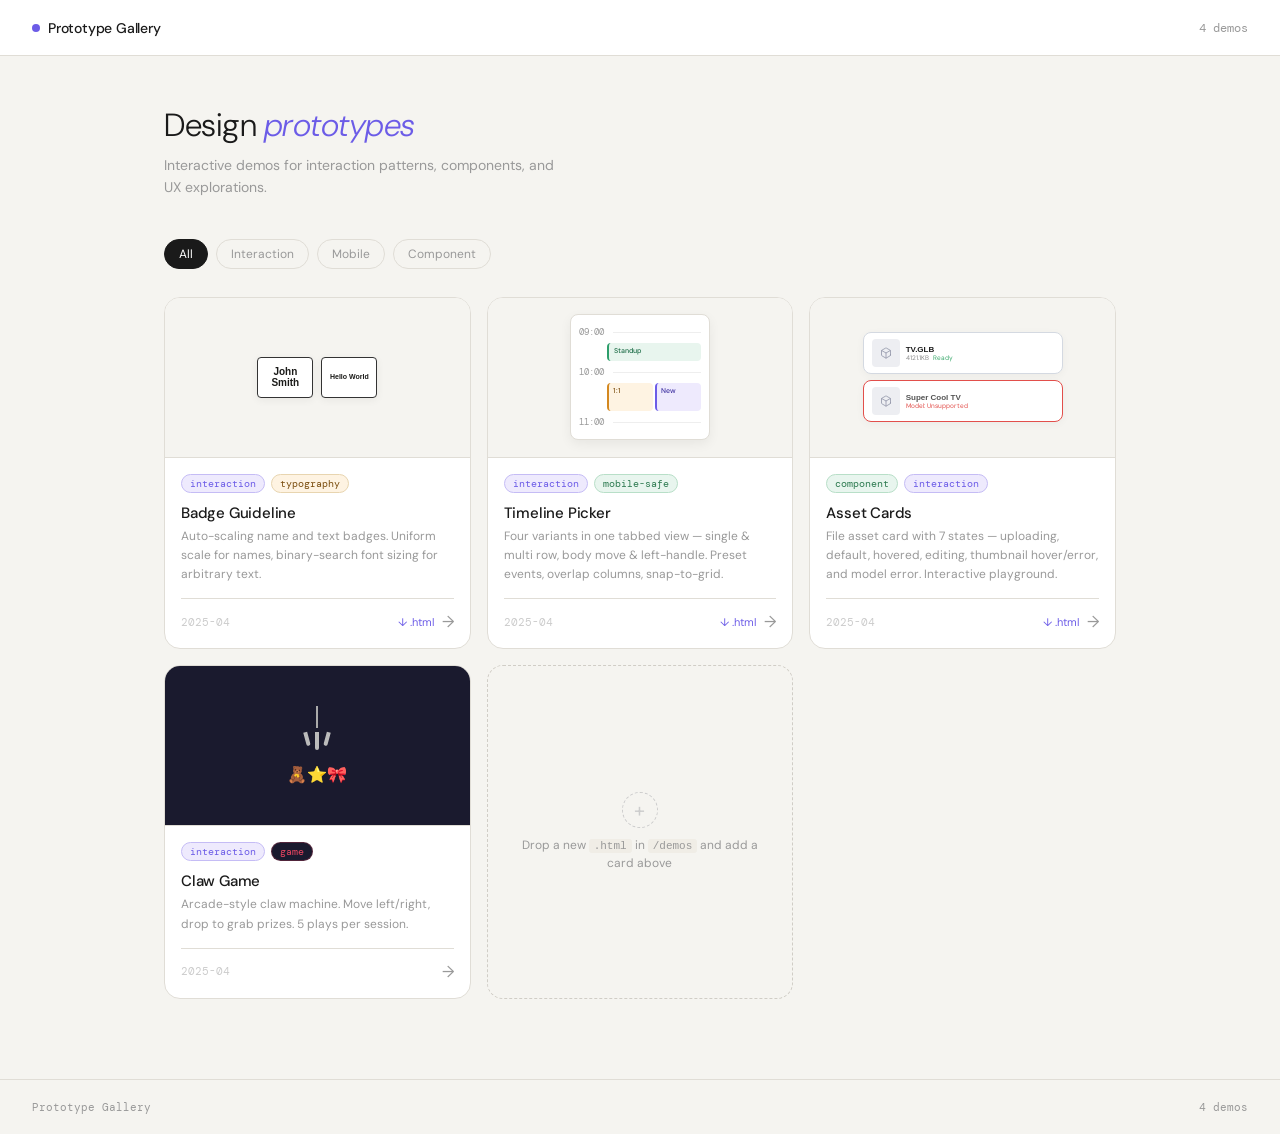
<file: index.html>
<!DOCTYPE html>
<html lang="en">
<head>
<meta charset="UTF-8">
<meta name="viewport" content="width=device-width, initial-scale=1.0">
<title>Prototype Gallery</title>
<link rel="preconnect" href="https://fonts.googleapis.com">
<link href="https://fonts.googleapis.com/css2?family=DM+Sans:ital,wght@0,300;0,400;0,500;1,300&family=DM+Mono:wght@400;500&display=swap" rel="stylesheet">
<style>
*, *::before, *::after { box-sizing: border-box; margin: 0; padding: 0; }
:root { --bg:#f5f4f0; --surface:#fff; --border:#e0ddd6; --text:#1a1a1a; --muted:#999; --accent:#6c5ce7; --accent-light:#eeeafd; }
body { font-family:'DM Sans',sans-serif; background:var(--bg); color:var(--text); min-height:100vh; }
.site-header { border-bottom:0.5px solid var(--border); background:var(--surface); padding:0 32px; display:flex; align-items:center; justify-content:space-between; height:56px; position:sticky; top:0; z-index:10; }
.logo { font-size:14px; font-weight:500; letter-spacing:-0.2px; display:flex; align-items:center; gap:8px; }
.logo-dot { width:8px; height:8px; border-radius:50%; background:var(--accent); }
.header-meta { font-size:12px; color:var(--muted); font-family:'DM Mono',monospace; }
.page { max-width:1000px; margin:0 auto; padding:48px 24px 80px; }
.page-header { margin-bottom:40px; }
.page-header h1 { font-size:32px; font-weight:300; letter-spacing:-0.5px; margin-bottom:8px; }
.page-header h1 em { font-style:italic; color:var(--accent); }
.page-header p { font-size:14px; color:var(--muted); max-width:400px; line-height:1.6; }
.filter-bar { display:flex; gap:8px; margin-bottom:28px; flex-wrap:wrap; }
.filter-btn { padding:6px 14px; border:0.5px solid var(--border); border-radius:20px; background:transparent; font-size:12px; font-family:inherit; color:var(--muted); cursor:pointer; transition:all .15s; }
.filter-btn:hover { border-color:#bbb; color:var(--text); }
.filter-btn.active { background:var(--text); color:#fff; border-color:var(--text); }
.grid { display:grid; grid-template-columns:repeat(auto-fill,minmax(280px,1fr)); gap:16px; }
.demo-card { background:var(--surface); border:0.5px solid var(--border); border-radius:16px; overflow:hidden; text-decoration:none; color:inherit; display:flex; flex-direction:column; transition:border-color .15s,transform .15s,box-shadow .15s; }
.demo-card:hover { border-color:#c8c5be; transform:translateY(-2px); box-shadow:0 8px 24px rgba(0,0,0,0.06); }
.card-preview { height:160px; overflow:hidden; position:relative; background:var(--bg); border-bottom:0.5px solid var(--border); display:flex; align-items:center; justify-content:center; }
.preview-timeline { width:140px; background:#fff; border-radius:8px; border:0.5px solid var(--border); padding:8px 0; box-shadow:0 4px 12px rgba(0,0,0,0.06); }
.preview-row { display:flex; align-items:center; padding:0 8px; gap:6px; height:18px; }
.preview-time { width:28px; font-size:9px; color:var(--muted); font-family:'DM Mono',monospace; flex-shrink:0; }
.preview-line { flex:1; height:0.5px; background:#eee; }
.preview-event { position:relative; margin:2px 8px 2px 36px; border-radius:4px; padding:3px 5px; }
.preview-event-text { font-size:7px; font-weight:500; }
.preview-cols { display:flex; gap:2px; margin:2px 8px 2px 36px; }
.preview-cols > div { flex:1; border-radius:4px; padding:3px 4px; }
.card-body { padding:16px; flex:1; display:flex; flex-direction:column; }
.card-tags { display:flex; gap:6px; margin-bottom:10px; flex-wrap:wrap; }
.tag { font-size:10px; padding:2px 8px; border-radius:20px; background:var(--bg); color:var(--muted); border:0.5px solid var(--border); font-family:'DM Mono',monospace; }
.tag.interaction { background:var(--accent-light); color:var(--accent); border-color:#c5bcf5; }
.tag.mobile { background:#e8f5ee; color:#2d7a50; border-color:#b8dfc8; }
.card-title { font-size:15px; font-weight:500; letter-spacing:-0.2px; margin-bottom:4px; }
.card-desc { font-size:12px; color:var(--muted); line-height:1.6; flex:1; }
.card-footer { margin-top:14px; padding-top:12px; border-top:0.5px solid var(--border); display:flex; align-items:center; justify-content:space-between; }
.card-date { font-size:11px; color:#ccc; font-family:'DM Mono',monospace; }
.card-arrow { font-size:16px; color:var(--muted); transition:transform .15s,color .15s; }
.demo-card:hover .card-arrow { transform:translateX(3px); color:var(--accent); }
.demo-card.coming-soon { opacity:0.5; pointer-events:none; border-style:dashed; }
.add-card { border:0.5px dashed #d0cdc6; border-radius:16px; display:flex; flex-direction:column; align-items:center; justify-content:center; gap:8px; padding:40px 20px; color:var(--muted); min-height:220px; }
.add-icon { width:36px; height:36px; border-radius:50%; border:0.5px dashed #ccc; display:flex; align-items:center; justify-content:center; font-size:20px; color:#ccc; }
.add-text { font-size:12px; text-align:center; line-height:1.5; }
footer { border-top:0.5px solid var(--border); padding:20px 32px; display:flex; align-items:center; justify-content:space-between; font-size:11px; color:var(--muted); font-family:'DM Mono',monospace; }
</style>
</head>
<body>
<header class="site-header">
  <div class="logo"><div class="logo-dot"></div>Prototype Gallery</div>
  <div class="header-meta" id="demo-count">1 demo</div>
</header>
<main class="page">
  <div class="page-header">
    <h1>Design <em>prototypes</em></h1>
    <p>Interactive demos for interaction patterns, components, and UX explorations.</p>
  </div>
  <div class="filter-bar">
    <button class="filter-btn active" onclick="filterCards('all',this)">All</button>
    <button class="filter-btn" onclick="filterCards('interaction',this)">Interaction</button>
    <button class="filter-btn" onclick="filterCards('mobile',this)">Mobile</button>
    <button class="filter-btn" onclick="filterCards('component',this)">Component</button>
  </div>
  <div class="grid" id="grid">

    <!-- Demo 1: Badge Guideline -->
    <a class="demo-card" href="demos/badge.html" data-tags="interaction component">
      <div class="card-preview">
        <div style="display:flex;gap:8px;align-items:center">
          <div style="width:56px;height:41px;border:1.5px solid #333;border-radius:4px;background:#fff;display:flex;align-items:center;justify-content:center;box-shadow:0 2px 8px rgba(0,0,0,0.06)">
            <span style="font-family:'Inter',sans-serif;font-weight:700;font-size:10px;color:#1a1a18;line-height:1.1;text-align:center">John<br>Smith</span>
          </div>
          <div style="width:56px;height:41px;border:1.5px solid #333;border-radius:4px;background:#fff;display:flex;align-items:center;justify-content:center;box-shadow:0 2px 8px rgba(0,0,0,0.06)">
            <span style="font-family:'Inter',sans-serif;font-weight:700;font-size:7px;color:#1a1a18;line-height:1.2;text-align:center;padding:2px">Hello World</span>
          </div>
        </div>
      </div>
      <div class="card-body">
        <div class="card-tags">
          <span class="tag interaction">interaction</span>
          <span class="tag" style="background:#fef3e2;color:#7a4d0e;border-color:#e8d5b0">typography</span>
        </div>
        <div class="card-title">Badge Guideline</div>
        <div class="card-desc">Auto-scaling name and text badges. Uniform scale for names, binary-search font sizing for arbitrary text.</div>
        <div class="card-footer">
          <span class="card-date">2025-04</span>
          <span style="display:flex;align-items:center;gap:8px">
            <span onclick="event.preventDefault();event.stopPropagation();const a=document.createElement('a');a.href='demos/badge.html';a.download='badge-guideline.html';document.body.appendChild(a);a.click();a.remove();" style="font-size:11px;color:#6c5ce7;cursor:pointer">↓ .html</span>
            <span class="card-arrow">→</span>
          </span>
        </div>
      </div>
    </a>

    <!-- Timeline Picker (all 4 variants combined) -->
    <a class="demo-card" href="demos/timeline.html" data-tags="interaction mobile">
      <div class="card-preview">
        <div class="preview-timeline">
          <div class="preview-row"><span class="preview-time">09:00</span><div class="preview-line"></div></div>
          <div class="preview-event" style="background:#e8f5ee;border-left:2px solid #2d9e6b;height:18px;margin-left:36px;margin-right:8px;margin-bottom:2px"><div class="preview-event-text" style="color:#1a6b45">Standup</div></div>
          <div class="preview-row"><span class="preview-time">10:00</span><div class="preview-line"></div></div>
          <div class="preview-cols">
            <div style="background:#FEF3E2;border-left:2px solid #D4881F;height:28px"><div class="preview-event-text" style="color:#7A4D0E">1:1</div></div>
            <div style="background:#eeeafd;border-left:2px solid #6c5ce7;height:28px"><div class="preview-event-text" style="color:#3d2fa0">New</div></div>
          </div>
          <div class="preview-row"><span class="preview-time">11:00</span><div class="preview-line"></div></div>
        </div>
      </div>
      <div class="card-body">
        <div class="card-tags"><span class="tag interaction">interaction</span><span class="tag mobile">mobile-safe</span></div>
        <div class="card-title">Timeline Picker</div>
        <div class="card-desc">Four variants in one tabbed view — single &amp; multi row, body move &amp; left-handle. Preset events, overlap columns, snap-to-grid.</div>
        <div class="card-footer"><span class="card-date">2025-04</span><span style="display:flex;align-items:center;gap:8px"><span onclick="event.preventDefault();event.stopPropagation();var a=document.createElement('a');a.href='demos/timeline.html';a.download='timeline.html';document.body.appendChild(a);a.click();a.remove();" style="font-size:11px;color:#6c5ce7;cursor:pointer">↓ .html</span><span class="card-arrow">→</span></span></div>
      </div>
    </a>
    <!-- Asset Cards -->
    <a class="demo-card" href="demos/asset-cards.html" data-tags="component interaction">
      <div class="card-preview" style="display:flex;align-items:center;justify-content:center;padding:16px;gap:6px;flex-direction:column">
        <div style="width:200px;background:#fff;border:0.5px solid #d4d9e1;border-radius:8px;padding:6px 8px;display:flex;align-items:center;gap:6px;box-shadow:0 2px 8px rgba(0,0,0,0.04)">
          <div style="width:28px;height:28px;background:#edeef2;border-radius:4px;display:flex;align-items:center;justify-content:center;flex-shrink:0">
            <svg width="12" height="12" viewBox="0 0 24 24" fill="none" stroke="#8b8fa3" stroke-width="1.5" stroke-linecap="round" stroke-linejoin="round"><path d="M21 16V8a2 2 0 0 0-1-1.73l-7-4a2 2 0 0 0-2 0l-7 4A2 2 0 0 0 3 8v8a2 2 0 0 0 1 1.73l7 4a2 2 0 0 0 2 0l7-4A2 2 0 0 0 21 16z"/><polyline points="3.27 6.96 12 12.01 20.73 6.96"/><line x1="12" y1="22.08" x2="12" y2="12"/></svg>
          </div>
          <div style="min-width:0"><div style="font-family:'Inter',sans-serif;font-size:8px;font-weight:700;color:#1c1c1c">TV.GLB</div><div style="font-size:6.5px;color:#888">4121.1KB&nbsp;&nbsp;<span style="color:#39a86b">Ready</span></div></div>
        </div>
        <div style="width:200px;background:#fff;border:0.5px solid #e24f4b;border-radius:8px;padding:6px 8px;display:flex;align-items:center;gap:6px;box-shadow:0 2px 8px rgba(0,0,0,0.04)">
          <div style="width:28px;height:28px;background:#edeef2;border-radius:4px;display:flex;align-items:center;justify-content:center;flex-shrink:0">
            <svg width="12" height="12" viewBox="0 0 24 24" fill="none" stroke="#8b8fa3" stroke-width="1.5" stroke-linecap="round" stroke-linejoin="round"><path d="M21 16V8a2 2 0 0 0-1-1.73l-7-4a2 2 0 0 0-2 0l-7 4A2 2 0 0 0 3 8v8a2 2 0 0 0 1 1.73l7 4a2 2 0 0 0 2 0l7-4A2 2 0 0 0 21 16z"/><polyline points="3.27 6.96 12 12.01 20.73 6.96"/><line x1="12" y1="22.08" x2="12" y2="12"/></svg>
          </div>
          <div style="min-width:0"><div style="font-family:'Inter',sans-serif;font-size:8px;font-weight:700;color:#535353">Super Cool TV</div><div style="font-size:6.5px;color:#e24f4b">Model: Unsupported</div></div>
        </div>
      </div>
      <div class="card-body">
        <div class="card-tags">
          <span class="tag" style="background:#e8f5ee;color:#2d7a50;border-color:#b8dfc8">component</span>
          <span class="tag interaction">interaction</span>
        </div>
        <div class="card-title">Asset Cards</div>
        <div class="card-desc">File asset card with 7 states — uploading, default, hovered, editing, thumbnail hover/error, and model error. Interactive playground.</div>
        <div class="card-footer">
          <span class="card-date">2025-04</span>
          <span style="display:flex;align-items:center;gap:8px">
            <span onclick="event.preventDefault();event.stopPropagation();var a=document.createElement('a');a.href='demos/asset-cards.html';a.download='asset-cards.html';document.body.appendChild(a);a.click();a.remove();" style="font-size:11px;color:#6c5ce7;cursor:pointer">↓ .html</span>
            <span class="card-arrow">→</span>
          </span>
        </div>
      </div>
    </a>
    <!-- Claw Game -->
    <a class="demo-card" href="demos/claw-game.html" data-tags="interaction">
      <div class="card-preview" style="background:#1a1a2e;display:flex;align-items:center;justify-content:center">
        <div style="display:flex;flex-direction:column;align-items:center;gap:4px">
          <div style="width:2px;height:22px;background:#aaa"></div>
          <div style="display:flex;gap:6px">
            <div style="width:4px;height:14px;background:#bbb;border-radius:0 0 2px 2px;transform:rotate(-15deg)"></div>
            <div style="width:4px;height:18px;background:#bbb;border-radius:0 0 2px 2px"></div>
            <div style="width:4px;height:14px;background:#bbb;border-radius:0 0 2px 2px;transform:rotate(15deg)"></div>
          </div>
          <div style="margin-top:10px;display:flex;gap:6px;font-size:16px">🧸⭐🎀</div>
        </div>
      </div>
      <div class="card-body">
        <div class="card-tags"><span class="tag interaction">interaction</span><span class="tag" style="background:#1a1a2e;color:#e94560;border-color:#e9456044">game</span></div>
        <div class="card-title">Claw Game</div>
        <div class="card-desc">Arcade-style claw machine. Move left/right, drop to grab prizes. 5 plays per session.</div>
        <div class="card-footer"><span class="card-date">2025-04</span><span class="card-arrow">→</span></div>
      </div>
    </a>

    <div class="add-card">
      <div class="add-icon">+</div>
      <div class="add-text">Drop a new <code style="font-size:11px;background:#f0ede6;padding:1px 5px;border-radius:3px">.html</code> in <code style="font-size:11px;background:#f0ede6;padding:1px 5px;border-radius:3px">/demos</code> and add a card above</div>
    </div>
  </div>
</main>
<footer><span>Prototype Gallery</span><span id="footer-count">1 demo</span></footer>
<script>
function filterCards(tag,btn){document.querySelectorAll('.filter-btn').forEach(b=>b.classList.remove('active'));btn.classList.add('active');document.querySelectorAll('.demo-card[data-tags]').forEach(c=>{c.style.display=tag==='all'||c.dataset.tags.includes(tag)?'':'none'});}
const n=document.querySelectorAll('.demo-card:not(.coming-soon)').length;const l=n===1?'1 demo':n+' demos';document.getElementById('demo-count').textContent=l;document.getElementById('footer-count').textContent=l;
</script>
</body>
</html>
</file>
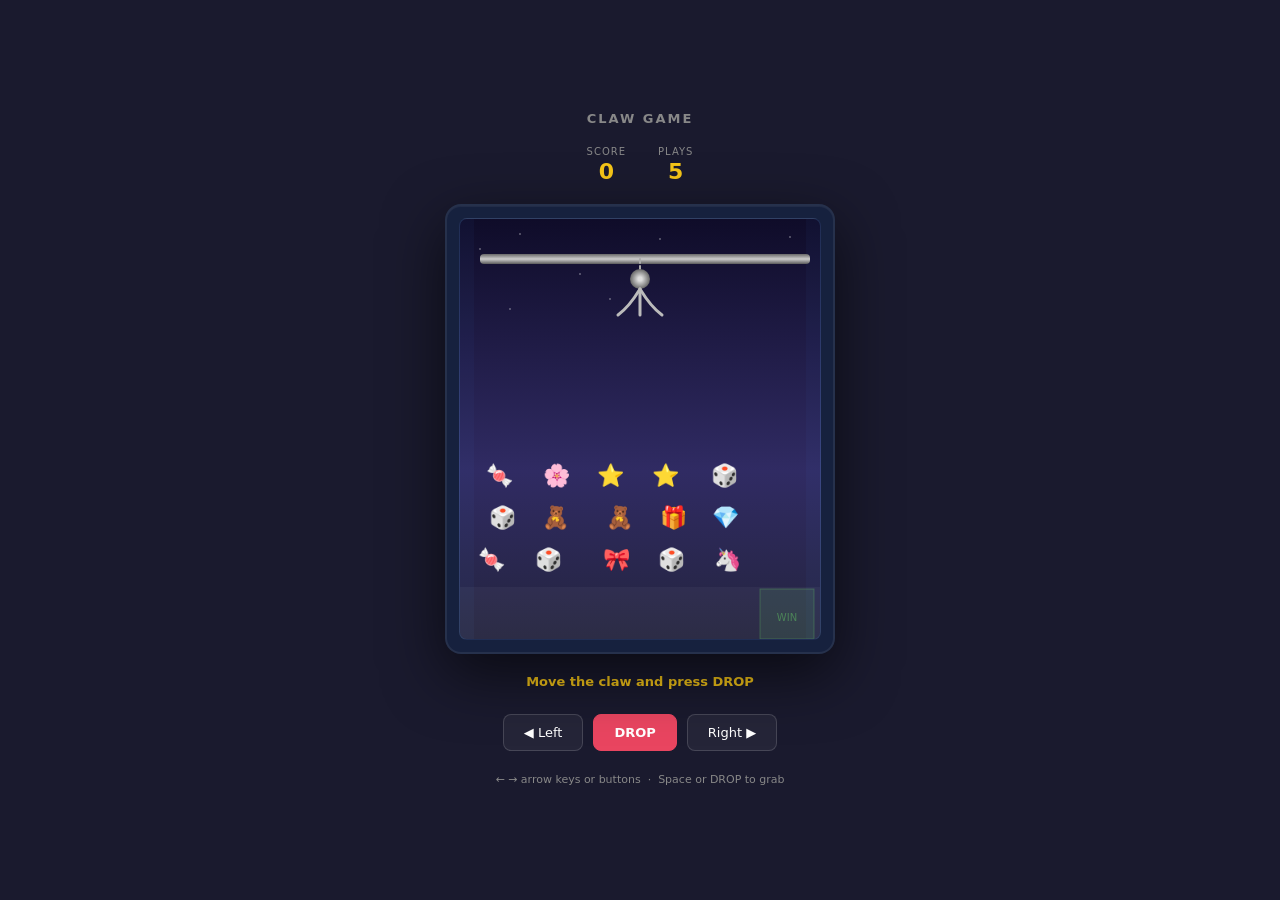
<file: demo/claw-game.html>
<!DOCTYPE html>
<html lang="en">
<head>
<meta charset="UTF-8">
<meta name="viewport" content="width=device-width, initial-scale=1.0">
<title>Claw Game</title>
<style>
*, *::before, *::after { box-sizing: border-box; margin: 0; padding: 0; }
:root {
  --bg: #1a1a2e;
  --cabinet: #16213e;
  --glass: rgba(100,180,255,0.08);
  --glass-border: rgba(100,180,255,0.2);
  --accent: #e94560;
  --yellow: #f5c518;
  --text: #eee;
  --muted: #888;
}
body {
  font-family: 'DM Sans', system-ui, sans-serif;
  background: var(--bg);
  color: var(--text);
  min-height: 100vh;
  display: flex;
  flex-direction: column;
  align-items: center;
  justify-content: center;
  gap: 20px;
  padding: 20px;
}
h1 { font-size: 13px; color: var(--muted); letter-spacing: 2px; text-transform: uppercase; }

.hud {
  display: flex;
  gap: 32px;
  align-items: center;
}
.hud-item { text-align: center; }
.hud-label { font-size: 10px; color: var(--muted); text-transform: uppercase; letter-spacing: 1px; margin-bottom: 2px; }
.hud-value { font-size: 22px; font-weight: 700; color: var(--yellow); font-variant-numeric: tabular-nums; }

.cabinet {
  background: var(--cabinet);
  border-radius: 16px;
  border: 2px solid rgba(255,255,255,0.07);
  box-shadow: 0 20px 60px rgba(0,0,0,0.6), inset 0 1px 0 rgba(255,255,255,0.05);
  padding: 12px;
  position: relative;
}

canvas {
  display: block;
  border-radius: 8px;
  border: 1.5px solid var(--glass-border);
  background: linear-gradient(180deg, #0f0c29 0%, #302b63 60%, #24243e 100%);
  image-rendering: pixelated;
}

.controls {
  display: flex;
  gap: 10px;
  align-items: center;
}
.btn {
  padding: 10px 20px;
  border: 1.5px solid rgba(255,255,255,0.15);
  border-radius: 8px;
  background: rgba(255,255,255,0.05);
  color: #fff;
  font-size: 13px;
  font-family: inherit;
  cursor: pointer;
  transition: all .15s;
  user-select: none;
  -webkit-user-select: none;
}
.btn:hover { background: rgba(255,255,255,0.1); border-color: rgba(255,255,255,0.3); }
.btn:active { transform: scale(0.97); }
.btn.primary { background: var(--accent); border-color: var(--accent); font-weight: 600; }
.btn.primary:hover { filter: brightness(1.1); }
.btn:disabled { opacity: 0.4; cursor: not-allowed; }

.hint {
  font-size: 11px;
  color: var(--muted);
  text-align: center;
  line-height: 1.6;
}
.msg {
  font-size: 13px;
  font-weight: 600;
  min-height: 20px;
  color: var(--yellow);
  text-align: center;
}
</style>
</head>
<body>

<h1>Claw Game</h1>

<div class="hud">
  <div class="hud-item">
    <div class="hud-label">Score</div>
    <div class="hud-value" id="score">0</div>
  </div>
  <div class="hud-item">
    <div class="hud-label">Plays</div>
    <div class="hud-value" id="plays">5</div>
  </div>
</div>

<div class="cabinet">
  <canvas id="c" width="360" height="420"></canvas>
</div>

<div class="msg" id="msg">Move the claw and press DROP</div>

<div class="controls">
  <button class="btn" id="btnLeft" onclick="moveLeft()">◀ Left</button>
  <button class="btn primary" id="btnDrop" onclick="drop()">DROP</button>
  <button class="btn" id="btnRight" onclick="moveRight()">Right ▶</button>
</div>

<div class="hint">← → arrow keys or buttons &nbsp;·&nbsp; Space or DROP to grab</div>

<script>
const canvas = document.getElementById('c');
const ctx = canvas.getContext('2d');
const W = canvas.width, H = canvas.height;

// ── Layout constants ──────────────────────────────────────────────
const RAIL_Y = 40;          // top rail y
const CHUTE_X = W - 28;     // prize chute x
const BIN_X = W - 60, BIN_Y = H - 50, BIN_W = 54, BIN_H = 50;
const FLOOR_Y = H - 60;     // prize pile floor
const CLAW_MIN_X = 30, CLAW_MAX_X = W - 80;
const ROPE_RETRACT_Y = RAIL_Y + 20;

// ── State ─────────────────────────────────────────────────────────
let score = 0, plays = 5;
let clawX = W / 2;
let ropeY = ROPE_RETRACT_Y;   // bottom of rope = top of claw body
let clawOpen = true;
let held = null;              // prize being held
let phase = 'idle';           // idle | dropping | grabbing | retracting | delivering | done
let phaseTimer = 0;

let prizes = [];
const PRIZE_EMOJIS = ['🧸','🎀','🌸','⭐','🍬','🎲','🦄','🐣','💎','🎁'];

function initPrizes() {
  prizes = [];
  const cols = 5, rows = 3;
  for (let r = 0; r < rows; r++) {
    for (let c = 0; c < cols; c++) {
      prizes.push({
        x: 30 + c * 58 + Math.random() * 14,
        y: FLOOR_Y - r * 42 - 18,
        emoji: PRIZE_EMOJIS[Math.floor(Math.random() * PRIZE_EMOJIS.length)],
        grabbed: false,
        delivered: false,
      });
    }
  }
}

// ── Controls ──────────────────────────────────────────────────────
function canControl() { return phase === 'idle'; }
function moveLeft()  { if (canControl()) clawX = Math.max(CLAW_MIN_X, clawX - 20); }
function moveRight() { if (canControl()) clawX = Math.min(CLAW_MAX_X, clawX + 20); }

function drop() {
  if (!canControl() || plays <= 0) return;
  plays--;
  document.getElementById('plays').textContent = plays;
  setMsg('');
  phase = 'dropping';
  clawOpen = true;
}

document.addEventListener('keydown', e => {
  if (e.key === 'ArrowLeft')  { e.preventDefault(); moveLeft(); }
  if (e.key === 'ArrowRight') { e.preventDefault(); moveRight(); }
  if (e.key === ' ' || e.key === 'ArrowDown') { e.preventDefault(); drop(); }
});

// ── Helpers ───────────────────────────────────────────────────────
function setMsg(t) { document.getElementById('msg').textContent = t; }
function updateUI() {
  document.getElementById('score').textContent = score;
  const busy = phase !== 'idle';
  document.getElementById('btnLeft').disabled  = busy;
  document.getElementById('btnRight').disabled = busy;
  document.getElementById('btnDrop').disabled  = busy || plays <= 0;
}

function nearestPrize() {
  let best = null, bestD = 40;
  for (const p of prizes) {
    if (p.grabbed || p.delivered) continue;
    const d = Math.hypot(p.x - clawX, p.y - (ropeY + 28));
    if (d < bestD) { best = p; bestD = d; }
  }
  return best;
}

// ── Draw helpers ──────────────────────────────────────────────────
function drawBackground() {
  // stars
  ctx.fillStyle = 'rgba(255,255,255,0.35)';
  [[20,30],[60,15],[120,55],[200,20],[280,40],[330,18],[50,90],[150,80]].forEach(([x,y])=>{
    ctx.beginPath(); ctx.arc(x,y,1,0,Math.PI*2); ctx.fill();
  });

  // glass side panels
  ctx.fillStyle = 'rgba(80,160,255,0.04)';
  ctx.fillRect(0, 0, 14, H);
  ctx.fillRect(W-14, 0, 14, H);

  // floor
  ctx.fillStyle = 'rgba(255,255,255,0.04)';
  ctx.fillRect(0, FLOOR_Y + 8, W, H - FLOOR_Y - 8);

  // chute opening
  ctx.fillStyle = 'rgba(100,200,100,0.12)';
  ctx.fillRect(BIN_X, BIN_Y, BIN_W, BIN_H);
  ctx.strokeStyle = 'rgba(100,200,100,0.3)';
  ctx.lineWidth = 1;
  ctx.strokeRect(BIN_X, BIN_Y, BIN_W, BIN_H);
  ctx.fillStyle = 'rgba(100,200,100,0.5)';
  ctx.font = '10px system-ui';
  ctx.textAlign = 'center';
  ctx.fillText('WIN', BIN_X + BIN_W/2, BIN_Y + BIN_H/2 + 4);
}

function drawRail() {
  // top rail
  const grad = ctx.createLinearGradient(0, RAIL_Y - 6, 0, RAIL_Y + 6);
  grad.addColorStop(0, '#555');
  grad.addColorStop(0.5, '#ccc');
  grad.addColorStop(1, '#444');
  ctx.fillStyle = grad;
  ctx.beginPath();
  ctx.roundRect(CLAW_MIN_X - 10, RAIL_Y - 5, CLAW_MAX_X - CLAW_MIN_X + 80, 10, 4);
  ctx.fill();
}

function drawClaw() {
  const cx = clawX;
  const ty = ropeY;          // top of claw body
  const bodyH = 22;
  const ropeSeg = ty - RAIL_Y;

  // rope
  ctx.strokeStyle = '#aaa';
  ctx.lineWidth = 2;
  ctx.setLineDash([4,3]);
  ctx.beginPath(); ctx.moveTo(cx, RAIL_Y); ctx.lineTo(cx, ty); ctx.stroke();
  ctx.setLineDash([]);

  // claw head
  const headY = ty;
  const headR = 10;
  const grad = ctx.createRadialGradient(cx, headY, 2, cx, headY, headR);
  grad.addColorStop(0, '#ddd'); grad.addColorStop(1, '#666');
  ctx.fillStyle = grad;
  ctx.beginPath(); ctx.arc(cx, headY, headR, 0, Math.PI*2); ctx.fill();

  // three prongs
  const spread = clawOpen ? 22 : 8;
  const prongy = headY + headR;
  const prongs = [-spread, 0, spread];
  prongs.forEach(dx => {
    ctx.strokeStyle = '#bbb';
    ctx.lineWidth = 3;
    ctx.lineCap = 'round';
    ctx.beginPath();
    ctx.moveTo(cx, prongy);
    ctx.quadraticCurveTo(cx + dx * 0.5, prongy + 18, cx + dx, prongy + 26);
    ctx.stroke();
  });

  // if holding something
  if (held) {
    ctx.font = '20px serif';
    ctx.textAlign = 'center';
    ctx.textBaseline = 'middle';
    ctx.fillText(held.emoji, cx, prongy + 38);
  }
}

function drawPrizes() {
  ctx.font = '22px serif';
  ctx.textAlign = 'center';
  ctx.textBaseline = 'middle';
  for (const p of prizes) {
    if (p.grabbed || p.delivered) continue;
    ctx.fillText(p.emoji, p.x, p.y);
  }
}

// ── Game loop ─────────────────────────────────────────────────────
const SPEED_DROP = 3, SPEED_RETRACT = 4;
const DROP_MAX = FLOOR_Y - 30;

function tick() {
  switch (phase) {
    case 'dropping':
      ropeY += SPEED_DROP;
      if (ropeY >= DROP_MAX) {
        phase = 'grabbing';
        phaseTimer = 18;
      } else {
        const p = nearestPrize();
        if (p) { phase = 'grabbing'; phaseTimer = 18; }
      }
      break;

    case 'grabbing':
      clawOpen = phaseTimer > 9;
      phaseTimer--;
      if (phaseTimer <= 0) {
        held = nearestPrize();
        if (held) held.grabbed = true;
        phase = 'retracting';
      }
      break;

    case 'retracting':
      ropeY -= SPEED_RETRACT;
      if (held) { held.x = clawX; held.y = ropeY + 56; }
      if (ropeY <= ROPE_RETRACT_Y) {
        ropeY = ROPE_RETRACT_Y;
        phase = held ? 'delivering' : 'idle';
        if (!held) {
          setMsg(plays > 0 ? 'Missed! Try again.' : 'Game over — refresh to play again!');
          if (plays === 0) phase = 'done';
        }
      }
      break;

    case 'delivering':
      // slide claw right to chute
      if (clawX < CHUTE_X - 10) {
        clawX += 4;
        if (held) held.x = clawX;
      } else {
        // drop into bin
        if (held) {
          held.delivered = true;
          held.grabbed = false;
          held = null;
          score += 10;
          setMsg('Nice catch! +10');
        }
        clawOpen = true;
        phase = plays > 0 ? 'idle' : 'done';
        if (phase === 'done') setMsg('Game over! Final score: ' + score);
      }
      break;

    case 'done':
      break;
  }
}

function render() {
  ctx.clearRect(0, 0, W, H);
  drawBackground();
  drawRail();
  drawPrizes();
  drawClaw();
  updateUI();
}

function loop() {
  tick();
  render();
  requestAnimationFrame(loop);
}

// ── Init ──────────────────────────────────────────────────────────
initPrizes();
loop();
</script>
</body>
</html>
</file>
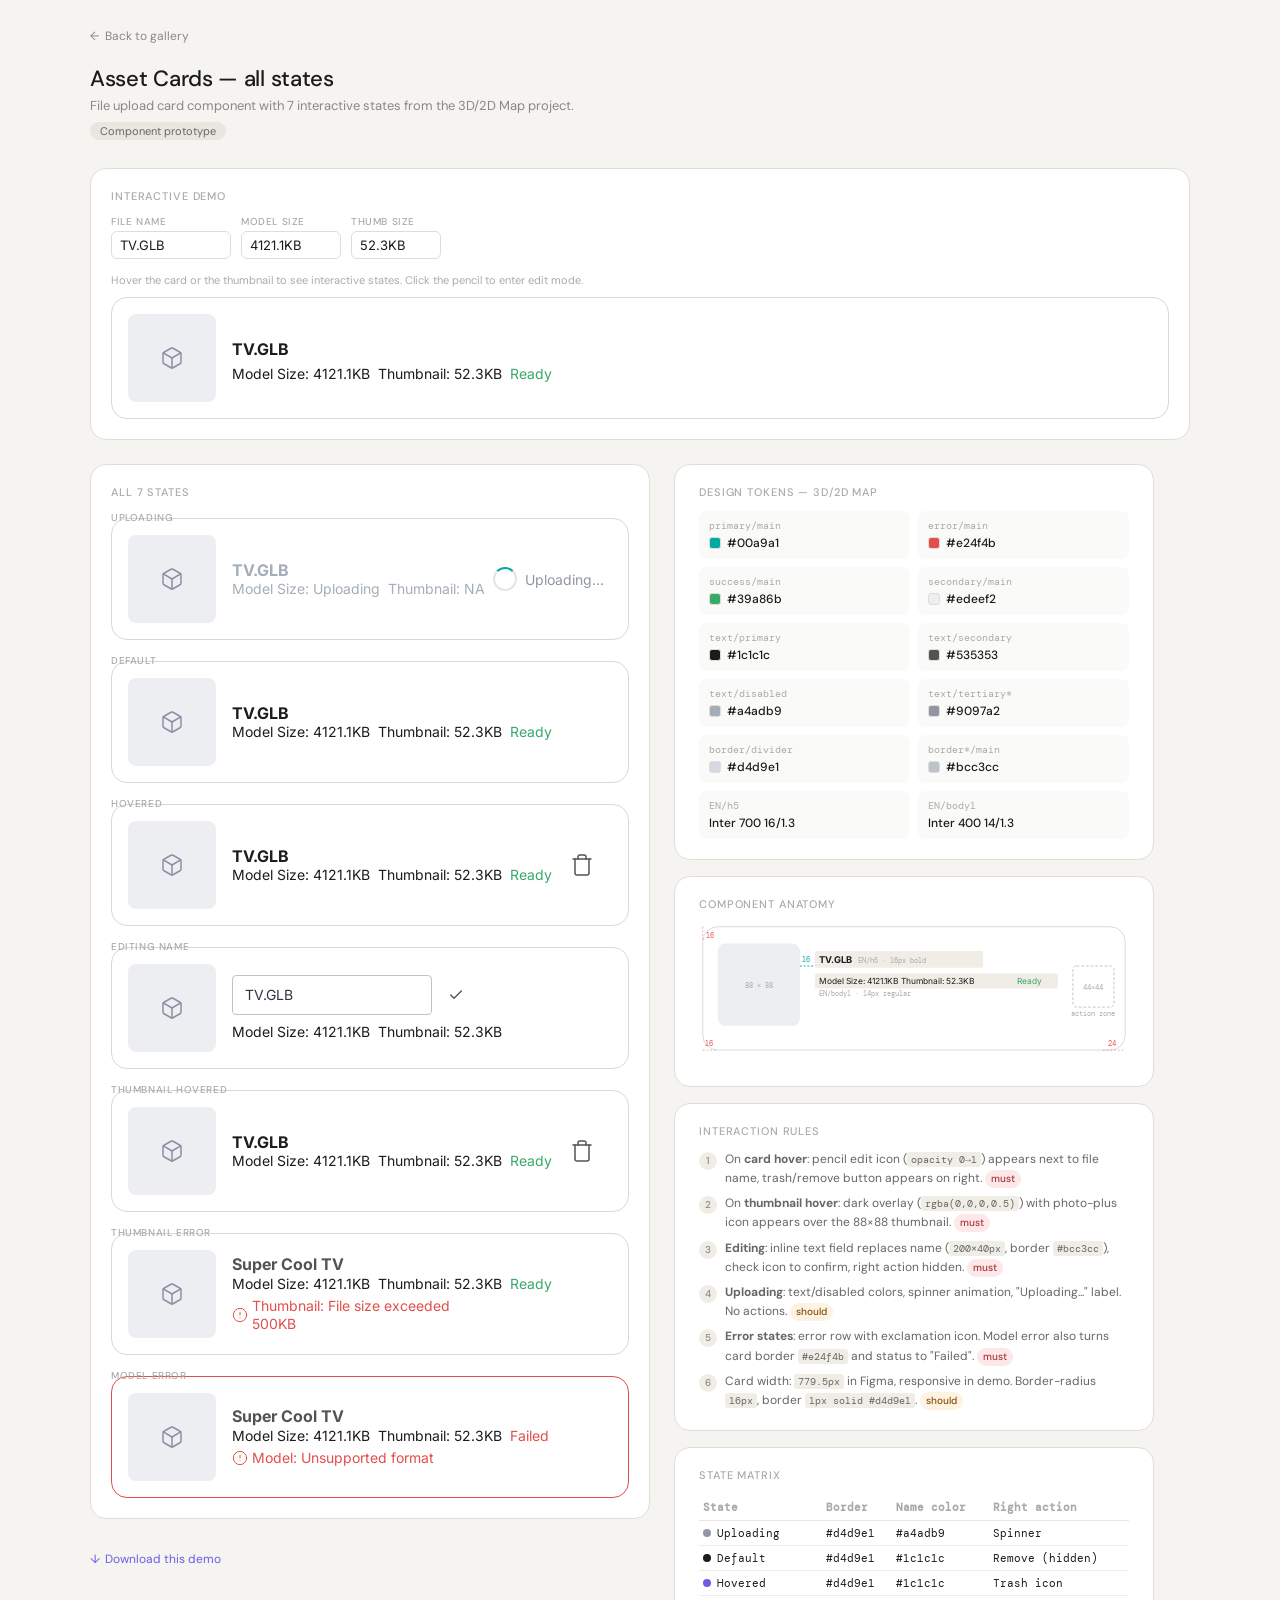
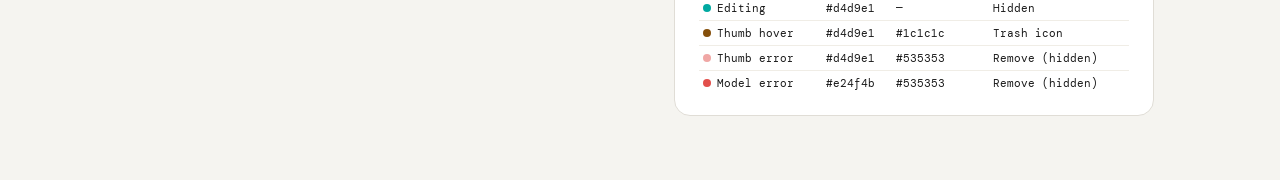
<file: demos/asset-cards.html>
<!DOCTYPE html>
<html lang="en">
<head>
<meta charset="UTF-8">
<meta name="viewport" content="width=device-width, initial-scale=1.0">
<title>Asset Cards — All States</title>
<link rel="preconnect" href="https://fonts.googleapis.com">
<link href="https://fonts.googleapis.com/css2?family=DM+Sans:ital,wght@0,300;0,400;0,500;1,300&family=DM+Mono:wght@400;500&family=Inter:wght@400;500;700&display=swap" rel="stylesheet">
<style>
*, *::before, *::after { box-sizing: border-box; margin: 0; padding: 0; }
body { font-family:'DM Sans',sans-serif; background:#f5f4f0; color:#1a1a1a; min-height:100vh; padding:24px 16px 48px; }

/* — Page chrome (matches timeline) — */
.page-header { max-width:1100px; margin:0 auto 28px; }
.back { display:inline-flex; align-items:center; gap:6px; font-size:12px; color:#888; text-decoration:none; margin-bottom:20px; transition:color .15s; }
.back:hover { color:#1a1a1a; }
.back::before { content:'←'; }
h1 { font-size:22px; font-weight:500; letter-spacing:-0.3px; margin-bottom:4px; }
.subtitle { font-size:13px; color:#888; }
.tag-header { display:inline-block; font-size:11px; background:#e8e6df; color:#666; border-radius:20px; padding:2px 10px; margin-top:8px; }

.full-row { max-width:1100px; margin:0 auto 24px; }
.two-col { display:grid; grid-template-columns:minmax(0,560px) minmax(0,480px); gap:24px; max-width:1100px; margin:0 auto; align-items:start; }
@media (max-width:960px) { .two-col { grid-template-columns:1fr; } }

.card { background:#fff; border-radius:16px; padding:20px; border:0.5px solid #e0ddd6; margin-bottom:16px; }
.card-label { font-size:11px; font-weight:500; letter-spacing:.08em; text-transform:uppercase; color:#aaa; margin-bottom:12px; }

/* — Spec panel (right column) — */
.spec-card { background:#fff; border-radius:16px; padding:20px 24px; border:0.5px solid #e0ddd6; margin-bottom:16px; }
.spec-label { font-size:11px; font-weight:500; letter-spacing:.08em; text-transform:uppercase; color:#aaa; margin-bottom:12px; }
.token-grid { display:grid; grid-template-columns:1fr 1fr; gap:8px; }
.token-item { background:#fafaf8; border-radius:8px; padding:8px 10px; }
.token-name { font-size:10px; font-family:'DM Mono',monospace; color:#aaa; margin-bottom:3px; }
.token-val { font-size:12px; font-weight:500; color:#1a1a1a; display:flex; align-items:center; gap:6px; }
.token-swatch { width:12px; height:12px; border-radius:3px; border:0.5px solid #e0ddd6; flex-shrink:0; }
.spec-divider { height:0.5px; background:#e8e6df; margin:16px 0; }
.rule-title { font-size:13px; font-weight:500; color:#1a1a1a; margin-bottom:8px; }
.rule-list { display:flex; flex-direction:column; gap:6px; }
.rule-item { display:flex; gap:8px; font-size:12px; line-height:1.6; color:#666; }
.rule-num { flex-shrink:0; width:18px; height:18px; border-radius:50%; background:#f0ede6; display:flex; align-items:center; justify-content:center; font-size:10px; font-weight:500; color:#888; margin-top:2px; }
.code-i { font-family:'DM Mono',monospace; font-size:10px; background:#f0ede6; padding:1px 4px; border-radius:3px; }
.tag-p { display:inline-block; font-size:10px; padding:1px 6px; border-radius:10px; font-weight:500; }
.tag-must { background:#fce8e8; color:#a33; }
.tag-should { background:#fef3e2; color:#854f0b; }

.dl-link { display:inline-flex; align-items:center; gap:5px; font-size:12px; color:#6c5ce7; text-decoration:none; transition:opacity .15s; max-width:1100px; margin:16px auto 0; }
.dl-link:hover { opacity:0.7; }
.dl-link::before { content:'↓'; }

/* — Edit inputs area — */
.edit-bar { display:flex; gap:10px; flex-wrap:wrap; margin-bottom:14px; align-items:flex-end; }
.edit-group { display:flex; flex-direction:column; gap:3px; }
.edit-group label { font-size:10px; font-weight:500; letter-spacing:.06em; text-transform:uppercase; color:#aaa; }
.edit-group input {
  font-family:'Inter',sans-serif; font-size:13px; padding:5px 8px;
  border:1px solid #ddd; border-radius:6px; background:#fff; color:#1a1a1a; outline:none; width:120px;
}
.edit-group input:focus { border-color:#888; }

/* ============================================
   ASSET CARD — pixel-matched to Figma
   ============================================ */

/* Container */
.ac {
  font-family:'Inter',sans-serif;
  border:1px solid #d4d9e1; border-radius:16px;
  overflow:hidden; display:flex; align-items:center;
  justify-content:space-between;
  padding:16px 24px 16px 16px;
  background:#fff;
  transition:border-color .2s;
  cursor:default;
  user-select:none;
}
.ac--error   { border-color:#e24f4b; }
.ac--editing { padding:16px; }

/* Left group */
.ac__left { display:flex; gap:16px; align-items:center; min-width:0; }

/* Thumbnail icon box — 88×88 = 32px pad + 24px icon */
.ac__thumb {
  width:88px; height:88px; flex-shrink:0;
  background:#edeef2; border-radius:8px;
  display:flex; align-items:center; justify-content:center;
  position:relative; overflow:hidden;
}
.ac__thumb svg.cube-icon { width:24px; height:24px; color:#8b8fa3; }
.ac__thumb-overlay {
  position:absolute; inset:0;
  background:rgba(0,0,0,0.5); border-radius:8px;
  display:flex; align-items:center; justify-content:center;
  opacity:0; transition:opacity .15s; pointer-events:none;
}
.ac__thumb-overlay svg { width:24px; height:24px; color:#fff; }

/* Text */
.ac__text { display:flex; flex-direction:column; justify-content:center; min-width:0; }
.ac__text--error-gap { gap:4px; }
.ac__text--edit-gap  { gap:8px; }

.ac__name-row { display:flex; align-items:center; }
.ac__name {
  font-size:16px; font-weight:700; line-height:1.3; white-space:nowrap;
  color:#1c1c1c;
}
.ac__name--disabled  { color:#a4adb9; }
.ac__name--secondary { color:#535353; }

/* Pencil button next to name */
.ac__edit-btn {
  width:32px; height:32px; flex-shrink:0;
  display:flex; align-items:center; justify-content:center;
  border:none; background:none; border-radius:4px; cursor:pointer;
  opacity:0; transition:opacity .15s;
}
.ac__edit-btn:hover { background:#f5f5f5; }
.ac__edit-btn svg { width:16px; height:16px; color:#535353; }

/* Details row */
.ac__details {
  display:flex; gap:8px; align-items:center;
  font-size:14px; font-weight:400; line-height:1.3;
  color:#1c1c1c; white-space:nowrap;
}
.ac__details--disabled { color:#a4adb9; }
.ac__status-ready  { color:#39a86b; }
.ac__status-failed { color:#e24f4b; }

/* Error row */
.ac__error-row {
  display:flex; gap:4px; align-items:center;
  font-size:14px; font-weight:400; line-height:1.3; color:#e24f4b;
}
.ac__error-row svg { width:16px; height:16px; flex-shrink:0; color:#e24f4b; }

/* Inline text field (editing state) */
.ac__field-row { display:flex; align-items:center; gap:8px; }
.ac__field {
  width:200px; height:40px;
  border:1px solid #bcc3cc; border-radius:4px;
  padding:8px 12px; font-family:'Inter',sans-serif; font-size:14px;
  color:#303640; background:#fff; outline:none;
}
.ac__field:focus { border-color:#00a9a1; }
.ac__check-btn {
  width:32px; height:32px; flex-shrink:0;
  display:flex; align-items:center; justify-content:center;
  border:none; background:none; border-radius:4px; cursor:pointer;
}
.ac__check-btn:hover { background:#f5f5f5; }
.ac__check-btn svg { width:16px; height:16px; color:#535353; }

/* Right side — remove button (default / error states) */
.ac__remove-btn {
  height:32px; padding:0 32px; flex-shrink:0;
  border:1px solid #bcc3cc; border-radius:4px;
  background:none; font-family:'Inter',sans-serif; font-size:14px; font-weight:500;
  color:#e24f4b; cursor:pointer;
  opacity:0; transition:opacity .15s;
}
.ac__remove-btn:hover { background:#fef2f2; }

/* Right side — trash icon (hovered states) */
.ac__trash-btn {
  width:44px; height:44px; flex-shrink:0;
  display:flex; align-items:center; justify-content:center;
  border:none; background:none; border-radius:4px; cursor:pointer;
  opacity:0; transition:opacity .15s;
}
.ac__trash-btn:hover { background:#f5f5f5; }
.ac__trash-btn svg { width:24px; height:24px; color:#535353; }

/* Right side — uploading spinner */
.ac__progress { display:flex; align-items:center; gap:8px; flex-shrink:0; }
.ac__spinner {
  width:24px; height:24px;
  border:2.5px solid #e5e5e5; border-top-color:#00a9a1;
  border-radius:50%; animation:acspin .7s linear infinite;
}
@keyframes acspin { to { transform:rotate(360deg); } }
.ac__upload-text { font-size:14px; color:#9097a2; white-space:nowrap; }

/* ——— Hover behaviour (real mouse hover) ——— */
.ac--interactive:hover .ac__edit-btn   { opacity:1; }
.ac--interactive:hover .ac__remove-btn { opacity:1; }
.ac--interactive:hover .ac__trash-btn  { opacity:1; }

/* Thumbnail hover zone */
.ac__thumb--hoverable:hover .ac__thumb-overlay { opacity:1; }

/* Showcase strip */
.showcase { display:flex; flex-direction:column; gap:14px; }
.showcase-label { font-size:10px; font-weight:500; letter-spacing:.06em; text-transform:uppercase; color:#aaa; margin-bottom:-6px; }

/* State indicator */
.state-dot { display:inline-block; width:8px; height:8px; border-radius:50%; margin-right:6px; }
</style>
</head>
<body>

<div class="page-header">
  <a class="back" href="../index.html">Back to gallery</a>
  <h1>Asset Cards — all states</h1>
  <p class="subtitle">File upload card component with 7 interactive states from the 3D/2D Map project.</p>
  <span class="tag-header">Component prototype</span>
</div>

<!-- ==================== FULL-WIDTH: Interactive demo ==================== -->
<div class="full-row">
  <div class="card">
    <div class="card-label">Interactive demo</div>
    <div class="edit-bar">
      <div class="edit-group">
        <label>File name</label>
        <input type="text" id="inName" value="TV.GLB" oninput="renderPlayground()">
      </div>
      <div class="edit-group">
        <label>Model size</label>
        <input type="text" id="inModel" value="4121.1KB" oninput="renderPlayground()" style="width:100px">
      </div>
      <div class="edit-group">
        <label>Thumb size</label>
        <input type="text" id="inThumb" value="52.3KB" oninput="renderPlayground()" style="width:90px">
      </div>
    </div>
    <p style="font-size:11px;color:#aaa;margin-bottom:10px">Hover the card or the thumbnail to see interactive states. Click the pencil to enter edit mode.</p>
    <div id="playground"></div>
  </div>
</div>

<div class="two-col">

  <!-- ==================== LEFT COLUMN ==================== -->
  <div>
    <!-- All states showcase -->
    <div class="card">
      <div class="card-label">All 7 states</div>
      <div class="showcase" id="showcase"></div>
    </div>

    <a class="dl-link" href="asset-cards.html" download="asset-cards.html">Download this demo</a>
  </div>

  <!-- ==================== RIGHT COLUMN ==================== -->
  <div>
    <!-- Design tokens -->
    <div class="spec-card">
      <div class="spec-label">Design tokens — 3D/2D Map</div>
      <div class="token-grid">
        <div class="token-item"><div class="token-name">primary/main</div><div class="token-val"><div class="token-swatch" style="background:#00a9a1"></div>#00a9a1</div></div>
        <div class="token-item"><div class="token-name">error/main</div><div class="token-val"><div class="token-swatch" style="background:#e24f4b"></div>#e24f4b</div></div>
        <div class="token-item"><div class="token-name">success/main</div><div class="token-val"><div class="token-swatch" style="background:#39a86b"></div>#39a86b</div></div>
        <div class="token-item"><div class="token-name">secondary/main</div><div class="token-val"><div class="token-swatch" style="background:#edeef2"></div>#edeef2</div></div>
        <div class="token-item"><div class="token-name">text/primary</div><div class="token-val"><div class="token-swatch" style="background:#1c1c1c"></div>#1c1c1c</div></div>
        <div class="token-item"><div class="token-name">text/secondary</div><div class="token-val"><div class="token-swatch" style="background:#535353"></div>#535353</div></div>
        <div class="token-item"><div class="token-name">text/disabled</div><div class="token-val"><div class="token-swatch" style="background:#a4adb9"></div>#a4adb9</div></div>
        <div class="token-item"><div class="token-name">text/tertiary*</div><div class="token-val"><div class="token-swatch" style="background:#9097a2"></div>#9097a2</div></div>
        <div class="token-item"><div class="token-name">border/divider</div><div class="token-val"><div class="token-swatch" style="background:#d4d9e1"></div>#d4d9e1</div></div>
        <div class="token-item"><div class="token-name">border*/main</div><div class="token-val"><div class="token-swatch" style="background:#bcc3cc"></div>#bcc3cc</div></div>
        <div class="token-item"><div class="token-name">EN/h5</div><div class="token-val">Inter 700 16/1.3</div></div>
        <div class="token-item"><div class="token-name">EN/body1</div><div class="token-val">Inter 400 14/1.3</div></div>
      </div>
    </div>

    <!-- Component anatomy -->
    <div class="spec-card">
      <div class="spec-label">Component anatomy</div>
      <div style="margin-bottom:12px">
        <svg width="100%" viewBox="0 0 460 140" style="display:block">
          <!-- Card border -->
          <rect x="4" y="4" width="452" height="132" rx="16" fill="white" stroke="#d4d9e1" stroke-width="1"/>
          <!-- Thumb box -->
          <rect x="20" y="22" width="88" height="88" rx="8" fill="#edeef2"/>
          <text style="font-family:'DM Mono',monospace;font-size:8px;fill:#aaa" text-anchor="middle" x="64" y="70">88 × 88</text>
          <!-- Gap annotation -->
          <line x1="108" y1="46" x2="124" y2="46" stroke="#00a9a1" stroke-width="1" stroke-dasharray="2 2"/>
          <text style="font-family:'DM Mono',monospace;font-size:8px;fill:#00a9a1" x="110" y="42">16</text>
          <!-- Text block -->
          <rect x="124" y="30" width="180" height="18" rx="2" fill="#f0ede6"/>
          <text style="font-family:'Inter',sans-serif;font-size:10px;font-weight:700;fill:#1c1c1c" x="128" y="43">TV.GLB</text>
          <text style="font-family:'DM Mono',monospace;font-size:7px;fill:#aaa" x="170" y="43">EN/h5 · 16px bold</text>
          <rect x="124" y="54" width="260" height="16" rx="2" fill="#f0ede6"/>
          <text style="font-family:'Inter',sans-serif;font-size:9px;fill:#1c1c1c" x="128" y="65">Model Size: 4121.1KB  Thumbnail: 52.3KB</text>
          <text style="font-family:'Inter',sans-serif;font-size:9px;fill:#39a86b" x="340" y="65">Ready</text>
          <text style="font-family:'DM Mono',monospace;font-size:7px;fill:#aaa" x="128" y="78">EN/body1 · 14px regular</text>
          <!-- Padding annotations -->
          <line x1="4" y1="136" x2="20" y2="136" stroke="#e24f4b" stroke-width="0.5" stroke-dasharray="2 2"/>
          <text style="font-family:'DM Mono',monospace;font-size:7px;fill:#e24f4b" x="6" y="132">16</text>
          <line x1="432" y1="136" x2="456" y2="136" stroke="#e24f4b" stroke-width="0.5" stroke-dasharray="2 2"/>
          <text style="font-family:'DM Mono',monospace;font-size:7px;fill:#e24f4b" x="438" y="132">24</text>
          <line x1="4" y1="4" x2="4" y2="20" stroke="#e24f4b" stroke-width="0.5" stroke-dasharray="2 2"/>
          <text style="font-family:'DM Mono',monospace;font-size:7px;fill:#e24f4b" x="7" y="16">16</text>
          <!-- Right action placeholder -->
          <rect x="400" y="46" width="44" height="44" rx="4" fill="none" stroke="#bcc3cc" stroke-width="1" stroke-dasharray="3 2"/>
          <text style="font-family:'DM Mono',monospace;font-size:7px;fill:#aaa" text-anchor="middle" x="422" y="72">44×44</text>
          <text style="font-family:'DM Mono',monospace;font-size:7px;fill:#aaa" text-anchor="middle" x="422" y="100">action zone</text>
        </svg>
      </div>
    </div>

    <!-- Interaction rules -->
    <div class="spec-card">
      <div class="spec-label">Interaction rules</div>
      <div class="rule-list">
        <div class="rule-item"><div class="rule-num">1</div><div>On <strong>card hover</strong>: pencil edit icon (<span class="code-i">opacity 0→1</span>) appears next to file name, trash/remove button appears on right. <span class="tag-p tag-must">must</span></div></div>
        <div class="rule-item"><div class="rule-num">2</div><div>On <strong>thumbnail hover</strong>: dark overlay (<span class="code-i">rgba(0,0,0,0.5)</span>) with photo-plus icon appears over the 88×88 thumbnail. <span class="tag-p tag-must">must</span></div></div>
        <div class="rule-item"><div class="rule-num">3</div><div><strong>Editing</strong>: inline text field replaces name (<span class="code-i">200×40px</span>, border <span class="code-i">#bcc3cc</span>), check icon to confirm, right action hidden. <span class="tag-p tag-must">must</span></div></div>
        <div class="rule-item"><div class="rule-num">4</div><div><strong>Uploading</strong>: text/disabled colors, spinner animation, "Uploading..." label. No actions. <span class="tag-p tag-should">should</span></div></div>
        <div class="rule-item"><div class="rule-num">5</div><div><strong>Error states</strong>: error row with exclamation icon. Model error also turns card border <span class="code-i">#e24f4b</span> and status to "Failed". <span class="tag-p tag-must">must</span></div></div>
        <div class="rule-item"><div class="rule-num">6</div><div>Card width: <span class="code-i">779.5px</span> in Figma, responsive in demo. Border-radius <span class="code-i">16px</span>, border <span class="code-i">1px solid #d4d9e1</span>. <span class="tag-p tag-should">should</span></div></div>
      </div>
    </div>

    <!-- State matrix -->
    <div class="spec-card">
      <div class="spec-label">State matrix</div>
      <table style="width:100%;font-size:11px;border-collapse:collapse;font-family:'DM Mono',monospace">
        <thead><tr style="text-align:left;color:#aaa;border-bottom:1px solid #e8e6df">
          <th style="padding:6px 4px">State</th><th style="padding:6px 4px">Border</th><th style="padding:6px 4px">Name color</th><th style="padding:6px 4px">Right action</th>
        </tr></thead>
        <tbody>
          <tr style="border-bottom:1px solid #f0ede6"><td style="padding:5px 4px"><span class="state-dot" style="background:#9097a2"></span>Uploading</td><td style="padding:5px 4px">#d4d9e1</td><td style="padding:5px 4px">#a4adb9</td><td style="padding:5px 4px">Spinner</td></tr>
          <tr style="border-bottom:1px solid #f0ede6"><td style="padding:5px 4px"><span class="state-dot" style="background:#1c1c1c"></span>Default</td><td style="padding:5px 4px">#d4d9e1</td><td style="padding:5px 4px">#1c1c1c</td><td style="padding:5px 4px">Remove (hidden)</td></tr>
          <tr style="border-bottom:1px solid #f0ede6"><td style="padding:5px 4px"><span class="state-dot" style="background:#6c5ce7"></span>Hovered</td><td style="padding:5px 4px">#d4d9e1</td><td style="padding:5px 4px">#1c1c1c</td><td style="padding:5px 4px">Trash icon</td></tr>
          <tr style="border-bottom:1px solid #f0ede6"><td style="padding:5px 4px"><span class="state-dot" style="background:#00a9a1"></span>Editing</td><td style="padding:5px 4px">#d4d9e1</td><td style="padding:5px 4px">—</td><td style="padding:5px 4px">Hidden</td></tr>
          <tr style="border-bottom:1px solid #f0ede6"><td style="padding:5px 4px"><span class="state-dot" style="background:#854f0b"></span>Thumb hover</td><td style="padding:5px 4px">#d4d9e1</td><td style="padding:5px 4px">#1c1c1c</td><td style="padding:5px 4px">Trash icon</td></tr>
          <tr style="border-bottom:1px solid #f0ede6"><td style="padding:5px 4px"><span class="state-dot" style="background:#e24f4b80"></span>Thumb error</td><td style="padding:5px 4px">#d4d9e1</td><td style="padding:5px 4px">#535353</td><td style="padding:5px 4px">Remove (hidden)</td></tr>
          <tr><td style="padding:5px 4px"><span class="state-dot" style="background:#e24f4b"></span>Model error</td><td style="padding:5px 4px">#e24f4b</td><td style="padding:5px 4px">#535353</td><td style="padding:5px 4px">Remove (hidden)</td></tr>
        </tbody>
      </table>
    </div>
  </div>
</div>

<script>
/* ──────────── SVG Icons ──────────── */
const ICO = {
  cube: '<svg viewBox="0 0 24 24" fill="none" stroke="currentColor" stroke-width="1.5" stroke-linecap="round" stroke-linejoin="round"><path d="M21 16V8a2 2 0 0 0-1-1.73l-7-4a2 2 0 0 0-2 0l-7 4A2 2 0 0 0 3 8v8a2 2 0 0 0 1 1.73l7 4a2 2 0 0 0 2 0l7-4A2 2 0 0 0 21 16z"/><polyline points="3.27 6.96 12 12.01 20.73 6.96"/><line x1="12" y1="22.08" x2="12" y2="12"/></svg>',
  pencil: '<svg viewBox="0 0 24 24" fill="none" stroke="currentColor" stroke-width="1.5" stroke-linecap="round" stroke-linejoin="round"><path d="M17 3a2.83 2.83 0 1 1 4 4L7.5 20.5 2 22l1.5-5.5Z"/></svg>',
  trash: '<svg viewBox="0 0 24 24" fill="none" stroke="currentColor" stroke-width="1.5" stroke-linecap="round" stroke-linejoin="round"><polyline points="3 6 5 6 21 6"/><path d="M19 6v14a2 2 0 0 1-2 2H7a2 2 0 0 1-2-2V6m3 0V4a2 2 0 0 1 2-2h4a2 2 0 0 1 2 2v2"/></svg>',
  check: '<svg viewBox="0 0 24 24" fill="none" stroke="currentColor" stroke-width="2" stroke-linecap="round" stroke-linejoin="round"><polyline points="20 6 9 17 4 12"/></svg>',
  photoPlus: '<svg viewBox="0 0 24 24" fill="none" stroke="currentColor" stroke-width="1.5" stroke-linecap="round" stroke-linejoin="round"><rect x="3" y="3" width="18" height="18" rx="2"/><circle cx="8.5" cy="8.5" r="1.5"/><path d="m21 15-5-5L5 21"/><line x1="16" y1="5" x2="16" y2="11"/><line x1="13" y1="8" x2="19" y2="8"/></svg>',
  alert: '<svg viewBox="0 0 24 24" fill="none" stroke="currentColor" stroke-width="1.5" stroke-linecap="round" stroke-linejoin="round"><circle cx="12" cy="12" r="10"/><line x1="12" y1="8" x2="12" y2="12"/><line x1="12" y1="16" x2="12.01" y2="16"/></svg>',
};

/* ──────────── Card builder ──────────── */
function assetCard(state, data, opts) {
  const d = data || { name:'TV.GLB', model:'4121.1KB', thumb:'52.3KB' };
  const o = opts || {};
  const interactive = o.interactive || false;
  const isUp   = state === 'uploading';
  const isEdit = state === 'editing';
  const isTErr = state === 'thumb-error';
  const isMErr = state === 'model-error';
  const isErr  = isTErr || isMErr;
  const errName = 'Super Cool TV';
  const name = isErr ? errName : d.name;

  // Container classes
  let cls = 'ac';
  if (isMErr) cls += ' ac--error';
  if (isEdit) cls += ' ac--editing';
  if (interactive) cls += ' ac--interactive';

  // — Name section —
  let nameHTML;
  if (isEdit) {
    const uid = 'ef-' + Math.random().toString(36).slice(2,6);
    nameHTML = `
      <div class="ac__field-row">
        <input class="ac__field" id="${uid}" type="text" value="${d.name}">
        <button class="ac__check-btn" onclick="exitEdit()">${ICO.check}</button>
      </div>`;
  } else {
    const nc = isUp ? 'ac__name ac__name--disabled' : isErr ? 'ac__name ac__name--secondary' : 'ac__name';
    const pencilVis = (interactive && !isUp) ? '' : 'style="display:none"';
    const pencilClick = interactive ? `onclick="enterEdit(event)"` : '';
    nameHTML = `
      <div class="ac__name-row">
        <span class="${nc}">${name}</span>
        <button class="ac__edit-btn" ${pencilVis} ${pencilClick}>${ICO.pencil}</button>
      </div>`;
  }

  // — Details row —
  const dc = isUp ? 'ac__details ac__details--disabled' : 'ac__details';
  const sizeText = isUp ? 'Model Size: Uploading' : `Model Size: ${d.model}`;
  const thumbText = isUp ? 'Thumbnail: NA' : `Thumbnail: ${d.thumb}`;
  let statusSpan = '';
  if (!isUp && !isEdit) {
    if (isMErr) statusSpan = '<span class="ac__status-failed">Failed</span>';
    else statusSpan = '<span class="ac__status-ready">Ready</span>';
  }
  const detailsHTML = `<div class="${dc}"><span>${sizeText}</span><span>${thumbText}</span>${statusSpan}</div>`;

  // — Error row —
  let errorHTML = '';
  if (isTErr) errorHTML = `<div class="ac__error-row">${ICO.alert}<span>Thumbnail: File size exceeded 500KB</span></div>`;
  if (isMErr) errorHTML = `<div class="ac__error-row">${ICO.alert}<span>Model: Unsupported format</span></div>`;

  // — Text wrapper —
  const textCls = 'ac__text' + (isErr ? ' ac__text--error-gap' : isEdit ? ' ac__text--edit-gap' : '');

  // — Thumbnail —
  const thumbCls = 'ac__thumb' + (interactive && !isUp && !isEdit ? ' ac__thumb--hoverable' : '');
  const thumbHTML = `
    <div class="${thumbCls}">
      <svg class="cube-icon" viewBox="0 0 24 24" fill="none" stroke="currentColor" stroke-width="1.5" stroke-linecap="round" stroke-linejoin="round"><path d="M21 16V8a2 2 0 0 0-1-1.73l-7-4a2 2 0 0 0-2 0l-7 4A2 2 0 0 0 3 8v8a2 2 0 0 0 1 1.73l7 4a2 2 0 0 0 2 0l7-4A2 2 0 0 0 21 16z"/><polyline points="3.27 6.96 12 12.01 20.73 6.96"/><line x1="12" y1="22.08" x2="12" y2="12"/></svg>
      <div class="ac__thumb-overlay">${ICO.photoPlus}</div>
    </div>`;

  // — Right action —
  let rightHTML = '';
  if (isUp) {
    rightHTML = `<div class="ac__progress"><div class="ac__spinner"></div><span class="ac__upload-text">Uploading...</span></div>`;
  } else if (isEdit) {
    rightHTML = ''; // nothing
  } else if (state === 'hovered' || state === 'thumb-hover') {
    // In showcase, show trash always visible
    if (!interactive) {
      rightHTML = `<button class="ac__trash-btn" style="opacity:1">${ICO.trash}</button>`;
    } else {
      rightHTML = `<button class="ac__trash-btn">${ICO.trash}</button>`;
    }
  } else {
    if (!interactive) {
      rightHTML = `<button class="ac__remove-btn" style="opacity:0">Remove</button>`;
    } else {
      rightHTML = `<button class="ac__remove-btn">Remove</button>`;
    }
  }

  return `
    <div class="${cls}">
      <div class="ac__left">
        ${thumbHTML}
        <div class="${textCls}">
          ${isErr ? '<div>' : ''}
          ${nameHTML}
          ${detailsHTML}
          ${isErr ? '</div>' : ''}
          ${errorHTML}
        </div>
      </div>
      ${rightHTML}
    </div>`;
}

/* ──────────── Playground (interactive) ──────────── */
let playState = 'default';

function getInputs() {
  return {
    name:  document.getElementById('inName').value  || 'TV.GLB',
    model: document.getElementById('inModel').value || '4121.1KB',
    thumb: document.getElementById('inThumb').value || '52.3KB',
  };
}

function renderPlayground() {
  const d = getInputs();
  document.getElementById('playground').innerHTML = assetCard(playState, d, { interactive: true });
}

function enterEdit(e) {
  e.stopPropagation();
  playState = 'editing';
  renderPlayground();
  // Focus the field
  setTimeout(() => {
    const f = document.querySelector('#playground .ac__field');
    if (f) { f.focus(); f.select(); }
  }, 30);
}

function exitEdit() {
  const f = document.querySelector('#playground .ac__field');
  if (f) document.getElementById('inName').value = f.value;
  playState = 'default';
  renderPlayground();
}

/* ──────────── Showcase (all 7 static states) ──────────── */
function renderShowcase() {
  const states = [
    { key:'uploading',   label:'Uploading' },
    { key:'default',     label:'Default' },
    { key:'hovered',     label:'Hovered' },
    { key:'editing',     label:'Editing Name' },
    { key:'thumb-hover', label:'Thumbnail Hovered' },
    { key:'thumb-error', label:'Thumbnail Error' },
    { key:'model-error', label:'Model Error' },
  ];
  document.getElementById('showcase').innerHTML = states.map(s =>
    `<div><div class="showcase-label">${s.label}</div>${assetCard(s.key)}</div>`
  ).join('');
}

/* ──────────── Init ──────────── */
document.fonts.ready.then(() => { renderPlayground(); renderShowcase(); }).catch(() => { renderPlayground(); renderShowcase(); });
</script>
</body>
</html>
</file>
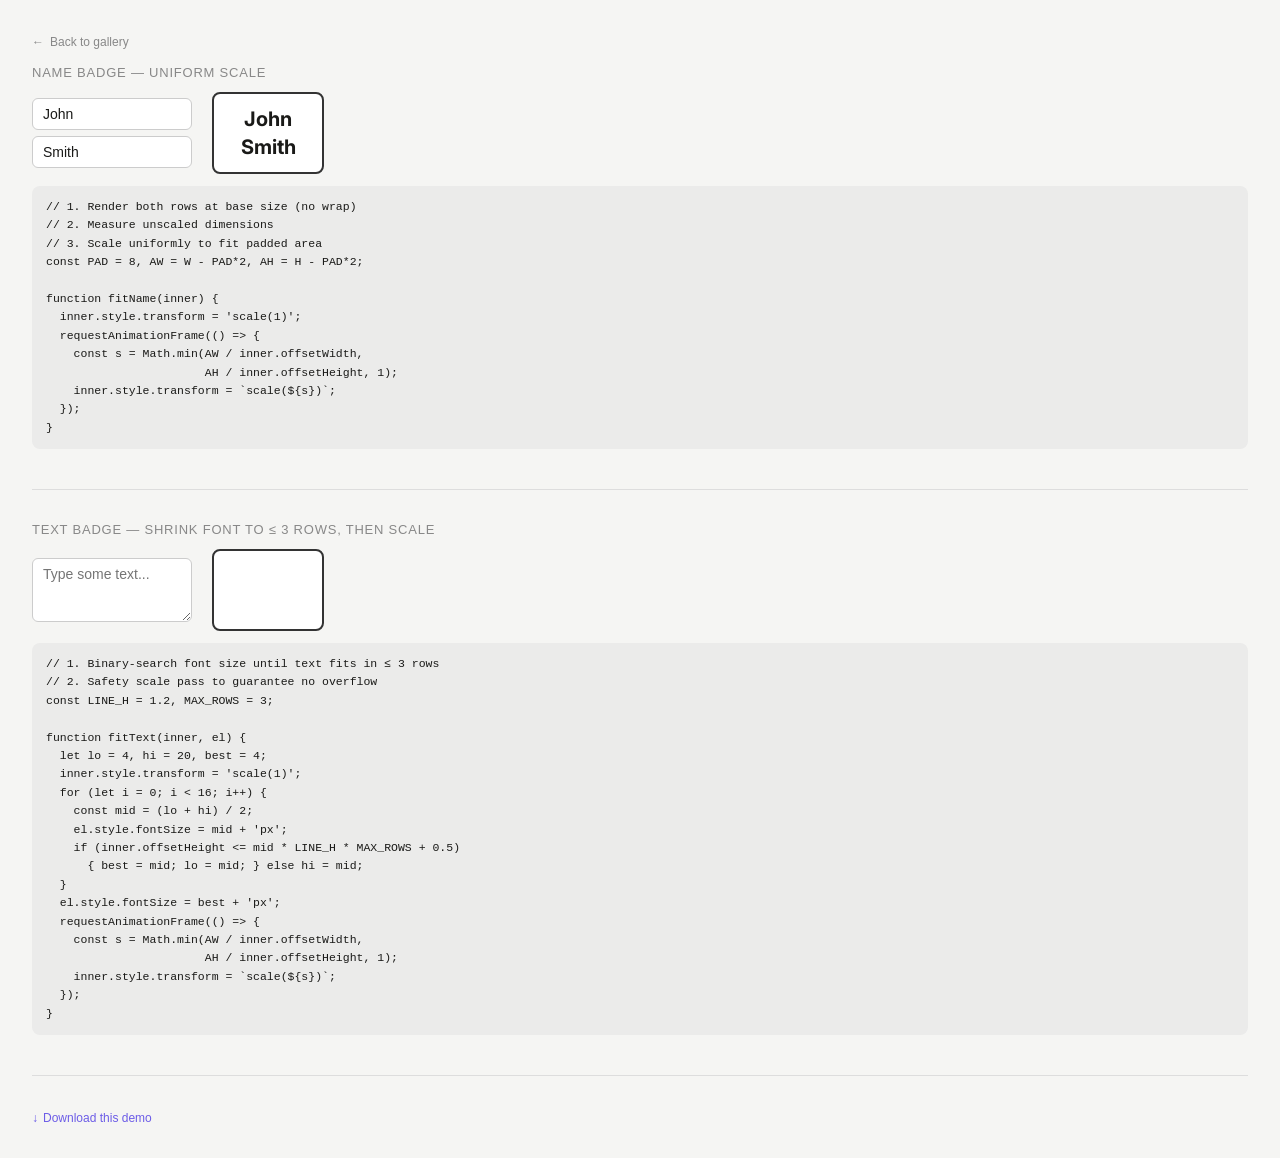
<file: demos/badge.html>
<!DOCTYPE html>
<html lang="en">
<head>
<meta charset="UTF-8">
<meta name="viewport" content="width=device-width, initial-scale=1">
<title>Badge Guideline</title>
<link href="https://fonts.googleapis.com/css2?family=Inter:wght@700&display=swap" rel="stylesheet">
<style>
  *, *::before, *::after { box-sizing: border-box; margin: 0; padding: 0; }
  body { font-family: -apple-system, BlinkMacSystemFont, 'Segoe UI', sans-serif; background: #f5f5f3; color: #1a1a18; padding: 2rem; }
  .back { display:inline-flex; align-items:center; gap:6px; font-size:12px; color:#888; text-decoration:none; margin-bottom:16px; transition:color .15s; }
  .back:hover { color:#1a1a18; }
  .back::before { content:'←'; }
  .dl-link { display:inline-flex; align-items:center; gap:5px; font-size:12px; color:#6c5ce7; text-decoration:none; transition:opacity .15s; }
  .dl-link:hover { opacity:0.7; }
  .dl-link::before { content:'↓'; }
  h2 { font-size: 13px; font-weight: 500; color: #888; text-transform: uppercase; letter-spacing: .06em; margin-bottom: 12px; }
  .section { margin-bottom: 2.5rem; }
  .row { display: flex; align-items: center; gap: 20px; margin-bottom: 12px; }
  input, textarea {
    font-family: inherit; font-size: 14px; padding: 7px 10px;
    border: 1px solid #ccc; border-radius: 6px; background: #fff;
    color: #1a1a18; outline: none; width: 160px;
  }
  input:focus, textarea:focus { border-color: #888; }
  textarea { resize: vertical; font-size: 14px; }
  .badge-outer {
    width: 112px; height: 82px;
    border: 2px solid #333;
    border-radius: 8px;
    background: #fff;
    display: flex; align-items: center; justify-content: center;
    overflow: hidden; flex-shrink: 0;
  }
  .badge-text {
    font-family: 'Inter', 'Arial Black', sans-serif;
    font-weight: 700; font-size: 20px;
    color: #1a1a18; line-height: 1.2;
  }
  pre {
    background: #ebebea; border-radius: 8px;
    padding: 12px 14px; font-size: 11.5px;
    font-family: 'Courier New', monospace;
    color: #1a1a18; line-height: 1.6;
    overflow-x: auto;
  }
  hr { border: none; border-top: 1px solid #ddd; margin: 2rem 0; }
</style>
</head>
<body>
<a class="back" href="../index.html">Back to gallery</a>

<div class="section">
  <h2>Name badge — uniform scale</h2>
  <div class="row">
    <div style="display:flex;flex-direction:column;gap:6px;">
      <input type="text" id="firstInput" placeholder="First name" value="John" oninput="updateName()"/>
      <input type="text" id="lastInput"  placeholder="Last name"  value="Smith" oninput="updateName()"/>
    </div>
    <div class="badge-outer">
      <div id="nameInner" style="display:flex;flex-direction:column;align-items:center;gap:4px;transform-origin:center;flex-shrink:0;">
        <div id="dFirst" class="badge-text" style="white-space:nowrap;"></div>
        <div id="dLast"  class="badge-text" style="white-space:nowrap;"></div>
      </div>
    </div>
  </div>
<pre>// 1. Render both rows at base size (no wrap)
// 2. Measure unscaled dimensions
// 3. Scale uniformly to fit padded area
const PAD = 8, AW = W - PAD*2, AH = H - PAD*2;

function fitName(inner) {
  inner.style.transform = 'scale(1)';
  requestAnimationFrame(() => {
    const s = Math.min(AW / inner.offsetWidth,
                       AH / inner.offsetHeight, 1);
    inner.style.transform = `scale(${s})`;
  });
}</pre>
</div>

<hr>

<div class="section">
  <h2>Text badge — shrink font to ≤ 3 rows, then scale</h2>
  <div class="row">
    <textarea id="textInput" rows="3" placeholder="Type some text..." oninput="updateText()"></textarea>
    <div class="badge-outer">
      <div id="textInner" style="width:96px;transform-origin:center;flex-shrink:0;">
        <div id="dText" class="badge-text" style="text-align:center;word-break:break-word;"></div>
      </div>
    </div>
  </div>
<pre>// 1. Binary-search font size until text fits in ≤ 3 rows
// 2. Safety scale pass to guarantee no overflow
const LINE_H = 1.2, MAX_ROWS = 3;

function fitText(inner, el) {
  let lo = 4, hi = 20, best = 4;
  inner.style.transform = 'scale(1)';
  for (let i = 0; i &lt; 16; i++) {
    const mid = (lo + hi) / 2;
    el.style.fontSize = mid + 'px';
    if (inner.offsetHeight &lt;= mid * LINE_H * MAX_ROWS + 0.5)
      { best = mid; lo = mid; } else hi = mid;
  }
  el.style.fontSize = best + 'px';
  requestAnimationFrame(() => {
    const s = Math.min(AW / inner.offsetWidth,
                       AH / inner.offsetHeight, 1);
    inner.style.transform = `scale(${s})`;
  });
}</pre>
</div>

<hr>
<a class="dl-link" href="badge.html" download="badge-guideline.html">Download this demo</a>

<script>
const PAD = 8, AW = 112 - PAD*2, AH = 82 - PAD*2, LINE_H = 1.2;

function updateName() {
  document.getElementById('dFirst').textContent = document.getElementById('firstInput').value.trim() || '\u00A0';
  document.getElementById('dLast').textContent  = document.getElementById('lastInput').value.trim()  || '\u00A0';
  const inner = document.getElementById('nameInner');
  inner.style.transform = 'scale(1)';
  requestAnimationFrame(() => {
    const s = Math.min(AW / inner.offsetWidth, AH / inner.offsetHeight, 1);
    inner.style.transform = `scale(${s})`;
  });
}

function updateText() {
  const el = document.getElementById('dText');
  el.textContent = document.getElementById('textInput').value || '\u00A0';
  const inner = document.getElementById('textInner');
  inner.style.transform = 'scale(1)';
  let lo = 4, hi = 20, best = 4;
  for (let i = 0; i < 16; i++) {
    const mid = (lo + hi) / 2;
    el.style.fontSize = mid + 'px';
    if (inner.offsetHeight <= mid * LINE_H * 3 + 0.5) { best = mid; lo = mid; } else hi = mid;
  }
  el.style.fontSize = best + 'px';
  requestAnimationFrame(() => {
    const s = Math.min(AW / inner.offsetWidth, AH / inner.offsetHeight, 1);
    inner.style.transform = `scale(${s})`;
  });
}

document.fonts.ready.then(() => updateName()).catch(() => updateName());
</script>
</body>
</html>
</file>
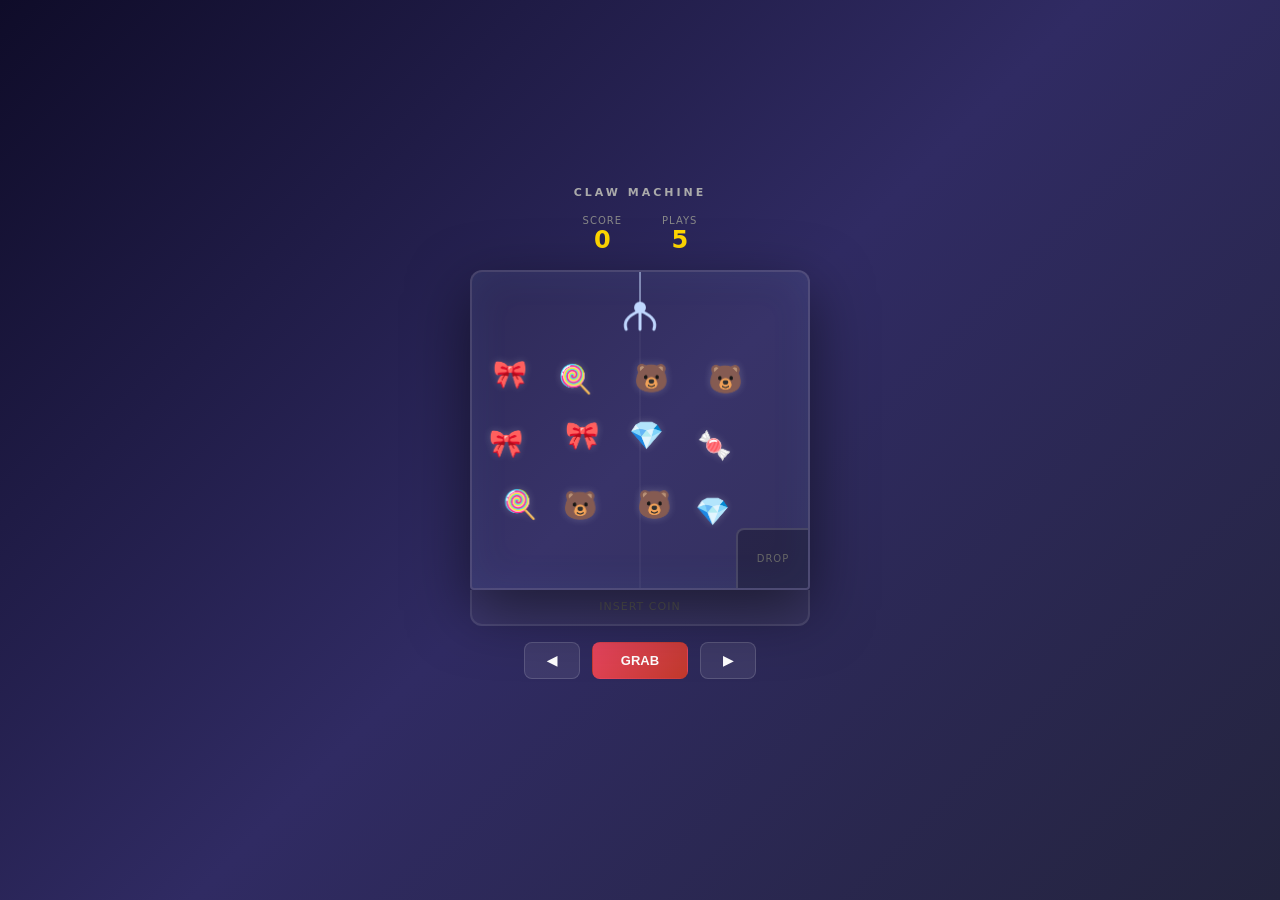
<file: demos/claw-game.html>
<!DOCTYPE html>
<html lang="en">
<head>
<meta charset="UTF-8">
<meta name="viewport" content="width=device-width, initial-scale=1.0">
<title>Claw Game</title>
<style>
* { box-sizing: border-box; margin: 0; padding: 0; }

body {
  background: #0f0c29;
  background: linear-gradient(135deg, #0f0c29, #302b63, #24243e);
  min-height: 100vh;
  display: flex;
  flex-direction: column;
  align-items: center;
  justify-content: center;
  font-family: system-ui, sans-serif;
  color: #fff;
  gap: 16px;
}

h1 {
  font-size: 11px;
  letter-spacing: 3px;
  text-transform: uppercase;
  color: #aaa;
}

.hud {
  display: flex;
  gap: 40px;
}
.hud-block { text-align: center; }
.hud-label { font-size: 10px; color: #888; letter-spacing: 1px; text-transform: uppercase; }
.hud-val { font-size: 24px; font-weight: 700; color: #ffd700; font-variant-numeric: tabular-nums; }

.machine {
  position: relative;
  width: 340px;
}

/* Glass box */
.glass {
  background: rgba(255,255,255,0.04);
  border: 2px solid rgba(255,255,255,0.12);
  border-radius: 12px 12px 4px 4px;
  height: 320px;
  position: relative;
  overflow: hidden;
  box-shadow: 0 0 40px rgba(100,180,255,0.08) inset, 0 20px 60px rgba(0,0,0,0.5);
}

/* Vertical guide rail */
.glass::before {
  content: '';
  position: absolute;
  top: 0; left: 50%;
  transform: translateX(-50%);
  width: 2px;
  height: 100%;
  background: rgba(255,255,255,0.04);
}

/* Drop chute at bottom-right */
.chute {
  position: absolute;
  bottom: 0; right: 0;
  width: 72px;
  height: 60px;
  border-left: 2px solid rgba(255,255,255,0.15);
  border-top: 2px solid rgba(255,255,255,0.15);
  border-radius: 8px 0 0 0;
  background: rgba(0,0,0,0.25);
  display: flex;
  align-items: center;
  justify-content: center;
  font-size: 10px;
  color: #666;
  letter-spacing: 1px;
}

/* Base */
.base {
  background: rgba(255,255,255,0.06);
  border: 2px solid rgba(255,255,255,0.1);
  border-top: none;
  border-radius: 0 0 12px 12px;
  height: 36px;
  display: flex;
  align-items: center;
  justify-content: center;
  gap: 12px;
}

canvas { position: absolute; top: 0; left: 0; width: 100%; height: 100%; }

.controls {
  display: flex;
  gap: 12px;
  align-items: center;
}

button {
  background: rgba(255,255,255,0.08);
  border: 1px solid rgba(255,255,255,0.15);
  color: #fff;
  font-size: 13px;
  font-weight: 600;
  padding: 10px 22px;
  border-radius: 8px;
  cursor: pointer;
  transition: background 0.15s, transform 0.1s;
  user-select: none;
}
button:hover { background: rgba(255,255,255,0.14); }
button:active { transform: scale(0.96); }

#dropBtn {
  background: linear-gradient(135deg, #e94560, #c0392b);
  border-color: transparent;
  padding: 10px 28px;
}
#dropBtn:hover { filter: brightness(1.1); }
#dropBtn:disabled { opacity: 0.4; cursor: default; transform: none; filter: none; }

.msg {
  font-size: 13px;
  color: #ffd700;
  height: 20px;
  text-align: center;
  letter-spacing: 0.5px;
}
</style>
</head>
<body>

<h1>Claw Machine</h1>

<div class="hud">
  <div class="hud-block">
    <div class="hud-label">Score</div>
    <div class="hud-val" id="scoreVal">0</div>
  </div>
  <div class="hud-block">
    <div class="hud-label">Plays</div>
    <div class="hud-val" id="playsVal">5</div>
  </div>
</div>

<div class="machine">
  <div class="glass">
    <canvas id="c" width="340" height="320"></canvas>
    <div class="chute">DROP</div>
  </div>
  <div class="base">
    <span style="font-size:11px;color:#555;letter-spacing:1px;">INSERT COIN</span>
  </div>
</div>

<div class="controls">
  <button id="leftBtn">◀</button>
  <button id="dropBtn">GRAB</button>
  <button id="rightBtn">▶</button>
</div>

<div class="msg" id="msg"></div>

<script>
const canvas = document.getElementById('c');
const ctx = canvas.getContext('2d');
const W = 340, H = 320;
const CHUTE_X = W - 72; // x where chute starts

// ── State ─────────────────────────────────────────────────────────────────────
let score = 0, plays = 5;
let phase = 'idle'; // idle | moving | dropping | rising | done
let clawX = W / 2;
let clawY = 36; // top resting position
let clawOpen = true;
let grabbed = null;
let msg = '';

const CLAW_SPEED = 3;
const DROP_SPEED = 4;
const RISE_SPEED = 5;
const CLAW_REST_Y = 36;
const CLAW_MAX_Y = H - 80;

// Prizes: {x, y, color, emoji, points, grabbed}
const PRIZES = [];
const EMOJIS = ['🧸', '⭐', '🍬', '🎀', '🐻', '💎', '🦄', '🍭'];
const POINTS = [10, 20, 10, 15, 25, 50, 30, 15];

function initPrizes() {
  PRIZES.length = 0;
  const cols = 4, rows = 3;
  for (let r = 0; r < rows; r++) {
    for (let c = 0; c < cols; c++) {
      const idx = Math.floor(Math.random() * EMOJIS.length);
      PRIZES.push({
        x: 40 + c * 70 + Math.random() * 20 - 10,
        y: H - 90 - r * 65 + Math.random() * 15,
        emoji: EMOJIS[idx],
        points: POINTS[idx],
        fallen: false,
      });
    }
  }
}

initPrizes();

// ── Key / button handling ──────────────────────────────────────────────────────
const keys = { left: false, right: false };

document.getElementById('leftBtn').addEventListener('mousedown', () => keys.left = true);
document.getElementById('rightBtn').addEventListener('mousedown', () => keys.right = true);
['mouseup','mouseleave'].forEach(e => {
  document.getElementById('leftBtn').addEventListener(e, () => keys.left = false);
  document.getElementById('rightBtn').addEventListener(e, () => keys.right = false);
});

// Touch support
document.getElementById('leftBtn').addEventListener('touchstart', e => { e.preventDefault(); keys.left = true; }, {passive:false});
document.getElementById('rightBtn').addEventListener('touchstart', e => { e.preventDefault(); keys.right = true; }, {passive:false});
document.getElementById('leftBtn').addEventListener('touchend', () => keys.left = false);
document.getElementById('rightBtn').addEventListener('touchend', () => keys.right = false);

document.addEventListener('keydown', e => {
  if (e.key === 'ArrowLeft')  keys.left  = true;
  if (e.key === 'ArrowRight') keys.right = true;
  if ((e.key === ' ' || e.key === 'ArrowDown') && phase === 'idle') drop();
});
document.addEventListener('keyup', e => {
  if (e.key === 'ArrowLeft')  keys.left  = false;
  if (e.key === 'ArrowRight') keys.right = false;
});

document.getElementById('dropBtn').addEventListener('click', drop);

function drop() {
  if (phase !== 'idle' || plays <= 0) return;
  plays--;
  updateHUD();
  phase = 'dropping';
  clawOpen = true;
  grabbed = null;
  setMsg('');
}

// ── Update ─────────────────────────────────────────────────────────────────────
function update() {
  if (phase === 'idle') {
    if (keys.left)  clawX = Math.max(20, clawX - CLAW_SPEED);
    if (keys.right) clawX = Math.min(W - 20, clawX + CLAW_SPEED);
  }

  if (phase === 'dropping') {
    clawY += DROP_SPEED;
    if (clawY >= CLAW_MAX_Y) {
      clawY = CLAW_MAX_Y;
      clawOpen = false;
      tryGrab();
      phase = 'rising';
    }
  }

  if (phase === 'rising') {
    clawY -= RISE_SPEED;
    if (grabbed) grabbed.x = clawX, grabbed.y = clawY + 28;
    if (clawY <= CLAW_REST_Y) {
      clawY = CLAW_REST_Y;
      phase = 'delivering';
    }
  }

  if (phase === 'delivering') {
    // move claw to chute
    const target = CHUTE_X + 20;
    const dx = target - clawX;
    if (Math.abs(dx) > CLAW_SPEED) {
      clawX += Math.sign(dx) * CLAW_SPEED;
      if (grabbed) grabbed.x = clawX, grabbed.y = clawY + 28;
    } else {
      clawX = target;
      if (grabbed) {
        score += grabbed.points;
        setMsg(`+${grabbed.points} pts! ${grabbed.emoji}`);
        grabbed.fallen = true;
        grabbed = null;
      } else {
        setMsg('So close! Try again.');
      }
      clawOpen = true;
      phase = 'returning';
    }
  }

  if (phase === 'returning') {
    // return claw to center
    const target = W / 2;
    const dx = target - clawX;
    if (Math.abs(dx) > CLAW_SPEED) {
      clawX += Math.sign(dx) * CLAW_SPEED;
    } else {
      clawX = target;
      phase = plays > 0 ? 'idle' : 'done';
      if (phase === 'done') setMsg('Game over! Refresh to play again.');
    }
  }

  updateHUD();
}

function tryGrab() {
  // find closest prize within grab radius
  let best = null, bestDist = 36;
  for (const p of PRIZES) {
    if (p.fallen) continue;
    const dx = p.x - clawX, dy = p.y - clawY;
    const d = Math.sqrt(dx*dx + dy*dy);
    if (d < bestDist) { bestDist = d; best = p; }
  }
  // 70% success rate when close enough
  if (best && Math.random() < 0.70) {
    grabbed = best;
  }
}

// ── Draw ───────────────────────────────────────────────────────────────────────
function draw() {
  ctx.clearRect(0, 0, W, H);

  // Draw prizes
  for (const p of PRIZES) {
    if (p.fallen || p === grabbed) continue;
    ctx.font = '28px serif';
    ctx.textAlign = 'center';
    ctx.textBaseline = 'middle';
    ctx.shadowColor = 'rgba(255,255,255,0.2)';
    ctx.shadowBlur = 8;
    ctx.fillText(p.emoji, p.x, p.y);
    ctx.shadowBlur = 0;
  }

  // Draw grabbed prize (attached to claw)
  if (grabbed) {
    ctx.font = '28px serif';
    ctx.textAlign = 'center';
    ctx.textBaseline = 'middle';
    ctx.fillText(grabbed.emoji, grabbed.x, grabbed.y);
  }

  // Claw wire
  ctx.strokeStyle = 'rgba(200,220,255,0.5)';
  ctx.lineWidth = 2;
  ctx.beginPath();
  ctx.moveTo(clawX, 0);
  ctx.lineTo(clawX, clawY - 2);
  ctx.stroke();

  // Claw body
  drawClaw(clawX, clawY, clawOpen);
}

function drawClaw(x, y, open) {
  const spread = open ? 18 : 8;
  const len = 22;
  ctx.strokeStyle = '#c0d8ff';
  ctx.lineWidth = 3;
  ctx.lineCap = 'round';

  // Center hub
  ctx.beginPath();
  ctx.arc(x, y, 6, 0, Math.PI * 2);
  ctx.fillStyle = '#c0d8ff';
  ctx.fill();

  // Left arm
  ctx.beginPath();
  ctx.moveTo(x - 2, y + 4);
  ctx.quadraticCurveTo(x - spread, y + len * 0.5, x - spread + 4, y + len);
  ctx.stroke();

  // Center arm
  ctx.beginPath();
  ctx.moveTo(x, y + 6);
  ctx.lineTo(x, y + len);
  ctx.stroke();

  // Right arm
  ctx.beginPath();
  ctx.moveTo(x + 2, y + 4);
  ctx.quadraticCurveTo(x + spread, y + len * 0.5, x + spread - 4, y + len);
  ctx.stroke();
}

// ── HUD ────────────────────────────────────────────────────────────────────────
function updateHUD() {
  document.getElementById('scoreVal').textContent = score;
  document.getElementById('playsVal').textContent = plays;
  document.getElementById('dropBtn').disabled = phase !== 'idle' || plays <= 0;
}

function setMsg(text) {
  msg = text;
  document.getElementById('msg').textContent = text;
}

// ── Loop ───────────────────────────────────────────────────────────────────────
function loop() {
  update();
  draw();
  requestAnimationFrame(loop);
}

updateHUD();
loop();
</script>
</body>
</html>
</file>
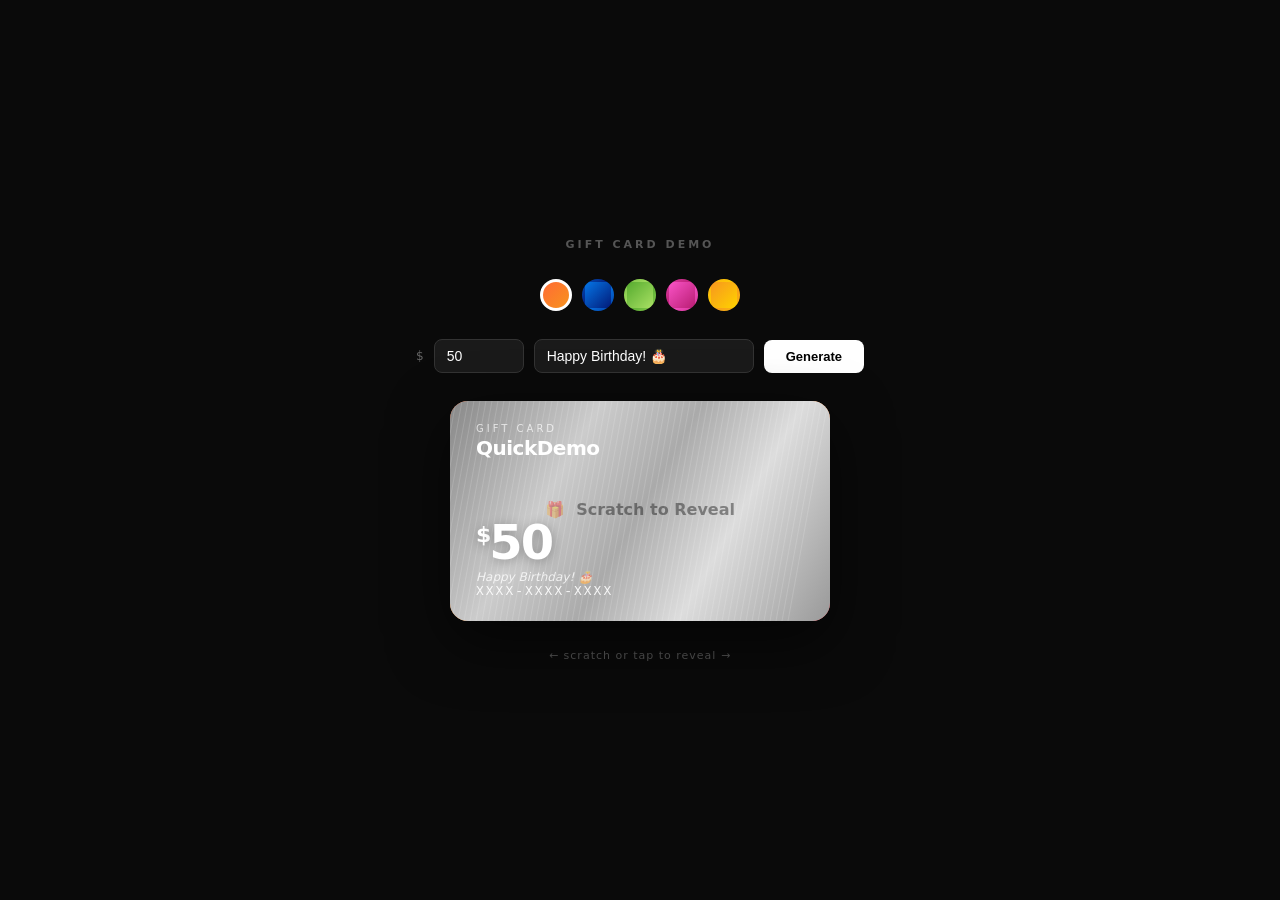
<file: demos/gift-card.html>
<!DOCTYPE html>
<html lang="en">
<head>
<meta charset="UTF-8">
<meta name="viewport" content="width=device-width, initial-scale=1.0">
<title>Gift Card</title>
<style>
* { box-sizing: border-box; margin: 0; padding: 0; }

body {
  background: #0a0a0a;
  min-height: 100vh;
  display: flex;
  flex-direction: column;
  align-items: center;
  justify-content: center;
  font-family: system-ui, -apple-system, sans-serif;
  color: #fff;
  gap: 28px;
  padding: 24px;
}

h1 {
  font-size: 11px;
  letter-spacing: 3px;
  text-transform: uppercase;
  color: #555;
}

/* ── Controls ── */
.controls {
  display: flex;
  gap: 10px;
  flex-wrap: wrap;
  justify-content: center;
}

.theme-btn {
  width: 32px; height: 32px;
  border-radius: 50%;
  border: 3px solid transparent;
  cursor: pointer;
  transition: transform .15s, border-color .15s;
}
.theme-btn:hover { transform: scale(1.15); }
.theme-btn.active { border-color: #fff; }
.theme-btn.fire   { background: linear-gradient(135deg,#ff6b35,#f7931e); }
.theme-btn.ocean  { background: linear-gradient(135deg,#0575e6,#021b79); }
.theme-btn.forest { background: linear-gradient(135deg,#56ab2f,#a8e063); }
.theme-btn.candy  { background: linear-gradient(135deg,#f953c6,#b91d73); }
.theme-btn.gold   { background: linear-gradient(135deg,#f7971e,#ffd200); }

.row {
  display: flex;
  gap: 10px;
  align-items: center;
}

input[type="number"], input[type="text"] {
  background: #1a1a1a;
  border: 1px solid #333;
  border-radius: 8px;
  color: #fff;
  padding: 8px 12px;
  font-size: 14px;
  outline: none;
  transition: border-color .15s;
}
input[type="number"] { width: 90px; }
input[type="text"]   { width: 220px; }
input:focus { border-color: #666; }

.generate-btn {
  padding: 9px 22px;
  border-radius: 8px;
  border: none;
  font-size: 13px;
  font-weight: 600;
  cursor: pointer;
  background: #fff;
  color: #000;
  transition: opacity .15s, transform .1s;
}
.generate-btn:hover { opacity: .85; }
.generate-btn:active { transform: scale(.97); }

/* ── Card stage ── */
.card-stage {
  position: relative;
  width: 380px;
  height: 220px;
}

/* The actual gift card */
.card {
  position: absolute; inset: 0;
  border-radius: 18px;
  overflow: hidden;
  display: flex;
  flex-direction: column;
  justify-content: space-between;
  padding: 22px 26px;
  box-shadow: 0 20px 60px rgba(0,0,0,.6);
}

.card-bg {
  position: absolute; inset: 0;
  transition: background .5s;
}
.card-bg.fire   { background: linear-gradient(135deg,#ff6b35 0%,#f7931e 50%,#ff4757 100%); }
.card-bg.ocean  { background: linear-gradient(135deg,#021b79 0%,#0575e6 60%,#00d2ff 100%); }
.card-bg.forest { background: linear-gradient(135deg,#1a3a1a 0%,#56ab2f 60%,#a8e063 100%); }
.card-bg.candy  { background: linear-gradient(135deg,#b91d73 0%,#f953c6 60%,#ff9cee 100%); }
.card-bg.gold   { background: linear-gradient(135deg,#7f4f00 0%,#f7971e 50%,#ffd200 100%); }

/* decorative circles */
.card-bg::before, .card-bg::after {
  content: '';
  position: absolute;
  border-radius: 50%;
  background: rgba(255,255,255,.08);
}
.card-bg::before { width: 240px; height: 240px; top: -80px; right: -60px; }
.card-bg::after  { width: 160px; height: 160px; bottom: -60px; left: -40px; }

.card-top, .card-bottom { position: relative; z-index: 1; }

.card-label {
  font-size: 10px;
  letter-spacing: 3px;
  text-transform: uppercase;
  opacity: .7;
}
.card-brand { font-size: 20px; font-weight: 800; letter-spacing: -0.5px; margin-top: 2px; }

.card-amount {
  font-size: 48px;
  font-weight: 900;
  letter-spacing: -2px;
  line-height: 1;
  text-shadow: 0 2px 12px rgba(0,0,0,.3);
}
.card-amount span { font-size: 22px; font-weight: 600; vertical-align: super; line-height: 1.8; }

.card-message {
  font-size: 12px;
  opacity: .8;
  margin-top: 4px;
  font-style: italic;
  white-space: nowrap;
  overflow: hidden;
  text-overflow: ellipsis;
  max-width: 200px;
}

.card-code-row {
  display: flex;
  align-items: center;
  gap: 10px;
}
.card-code {
  font-size: 13px;
  letter-spacing: 2px;
  font-variant-numeric: tabular-nums;
  font-family: 'Courier New', monospace;
  opacity: .9;
}

/* ── Scratch overlay ── */
.scratch-wrap {
  position: absolute; inset: 0;
  border-radius: 18px;
  overflow: hidden;
  cursor: crosshair;
}
#scratchCanvas {
  display: block;
  width: 100%; height: 100%;
}

/* ── Reveal button ── */
.reveal-hint {
  font-size: 11px;
  color: #555;
  letter-spacing: 1px;
}

/* ── Confetti canvas ── */
#confettiCanvas {
  position: fixed; inset: 0;
  pointer-events: none;
  z-index: 999;
}

/* ── Flip animation ── */
@keyframes flipIn {
  0%   { transform: rotateY(90deg) scale(.8); opacity: 0; }
  100% { transform: rotateY(0deg)  scale(1);  opacity: 1; }
}
.flip-in { animation: flipIn .45s cubic-bezier(.34,1.56,.64,1) forwards; }

/* ── Copy toast ── */
.toast {
  position: fixed;
  bottom: 32px; left: 50%;
  transform: translateX(-50%) translateY(20px);
  background: #fff;
  color: #000;
  padding: 8px 18px;
  border-radius: 20px;
  font-size: 13px;
  font-weight: 600;
  opacity: 0;
  transition: opacity .2s, transform .2s;
  pointer-events: none;
}
.toast.show { opacity: 1; transform: translateX(-50%) translateY(0); }
</style>
</head>
<body>

<h1>Gift Card Demo</h1>

<!-- Controls -->
<div class="controls">
  <button class="theme-btn fire active"  data-theme="fire"   title="Fire"></button>
  <button class="theme-btn ocean"        data-theme="ocean"  title="Ocean"></button>
  <button class="theme-btn forest"       data-theme="forest" title="Forest"></button>
  <button class="theme-btn candy"        data-theme="candy"  title="Candy"></button>
  <button class="theme-btn gold"         data-theme="gold"   title="Gold"></button>
</div>

<div class="row">
  <span style="font-size:12px;color:#666">$</span>
  <input type="number" id="amountInput" value="50" min="1" max="9999">
  <input type="text"   id="msgInput"    value="Happy Birthday! 🎂" placeholder="Message…">
  <button class="generate-btn" id="generateBtn">Generate</button>
</div>

<!-- Card -->
<div class="card-stage" id="cardStage">
  <div class="card" id="card">
    <div class="card-bg fire" id="cardBg"></div>
    <div class="card-top">
      <div class="card-label">Gift Card</div>
      <div class="card-brand">QuickDemo</div>
    </div>
    <div class="card-bottom">
      <div class="card-amount" id="cardAmount"><span>$</span>50</div>
      <div class="card-message" id="cardMsg">Happy Birthday! 🎂</div>
      <div class="card-code-row">
        <div class="card-code" id="cardCode">XXXX-XXXX-XXXX</div>
      </div>
    </div>
  </div>

  <!-- Scratch overlay -->
  <div class="scratch-wrap" id="scratchWrap">
    <canvas id="scratchCanvas"></canvas>
  </div>
</div>

<div class="reveal-hint" id="hint">← scratch or tap to reveal →</div>

<canvas id="confettiCanvas"></canvas>
<div class="toast" id="toast">Code copied!</div>

<script>
// ── State ──
let currentTheme = 'fire';
let scratchPct = 0;
let revealed = false;
let isDrawing = false;

// ── Theme buttons ──
document.querySelectorAll('.theme-btn').forEach(btn => {
  btn.addEventListener('click', () => {
    document.querySelectorAll('.theme-btn').forEach(b => b.classList.remove('active'));
    btn.classList.add('active');
    currentTheme = btn.dataset.theme;
  });
});

// ── Generate ──
document.getElementById('generateBtn').addEventListener('click', generate);

function generate() {
  const amount = parseInt(document.getElementById('amountInput').value) || 50;
  const msg    = document.getElementById('msgInput').value || '';
  const code   = randomCode();

  document.getElementById('cardAmount').innerHTML = `<span>$</span>${amount.toLocaleString()}`;
  document.getElementById('cardMsg').textContent  = msg;
  document.getElementById('cardCode').textContent = code;
  document.getElementById('cardBg').className     = `card-bg ${currentTheme}`;

  // Reset & animate card
  revealed = false;
  scratchPct = 0;
  document.getElementById('hint').textContent = '← scratch or tap to reveal →';

  const card = document.getElementById('card');
  card.classList.remove('flip-in');
  void card.offsetWidth;
  card.classList.add('flip-in');

  // Reset scratch
  initScratch();
}

function randomCode() {
  return Array.from({length:3}, () =>
    Math.random().toString(36).slice(2,6).toUpperCase()
  ).join('-');
}

// ── Scratch canvas ──
const scratchCanvas = document.getElementById('scratchCanvas');
const sCtx = scratchCanvas.getContext('2d');
const stage = document.getElementById('cardStage');

function initScratch() {
  const W = stage.offsetWidth;
  const H = stage.offsetHeight;
  scratchCanvas.width  = W;
  scratchCanvas.height = H;

  // Fill with foil-like gradient
  const grad = sCtx.createLinearGradient(0, 0, W, H);
  grad.addColorStop(0,   '#888');
  grad.addColorStop(.3,  '#ccc');
  grad.addColorStop(.5,  '#aaa');
  grad.addColorStop(.7,  '#ddd');
  grad.addColorStop(1,   '#999');
  sCtx.fillStyle = grad;
  sCtx.fillRect(0, 0, W, H);

  // Foil shimmer lines
  sCtx.strokeStyle = 'rgba(255,255,255,.15)';
  sCtx.lineWidth = 1;
  for (let i = 0; i < W; i += 6) {
    sCtx.beginPath();
    sCtx.moveTo(i, 0);
    sCtx.lineTo(i - 40, H);
    sCtx.stroke();
  }

  // Label
  sCtx.fillStyle = 'rgba(0,0,0,.4)';
  sCtx.font = 'bold 16px system-ui';
  sCtx.textAlign = 'center';
  sCtx.textBaseline = 'middle';
  sCtx.fillText('🎁  Scratch to Reveal', W/2, H/2);

  // Show wrap
  document.getElementById('scratchWrap').style.display = 'block';
}

function scratch(x, y) {
  sCtx.globalCompositeOperation = 'destination-out';
  sCtx.beginPath();
  sCtx.arc(x, y, 28, 0, Math.PI * 2);
  sCtx.fill();
  checkReveal();
}

function checkReveal() {
  if (revealed) return;
  const data = sCtx.getImageData(0, 0, scratchCanvas.width, scratchCanvas.height).data;
  let transparent = 0;
  for (let i = 3; i < data.length; i += 4) {
    if (data[i] < 128) transparent++;
  }
  const pct = transparent / (scratchCanvas.width * scratchCanvas.height);
  if (pct > 0.45) fullyReveal();
}

function fullyReveal() {
  revealed = true;
  // Fade out scratch layer
  let op = 1;
  const fade = setInterval(() => {
    op -= 0.06;
    scratchCanvas.style.opacity = op;
    if (op <= 0) {
      clearInterval(fade);
      document.getElementById('scratchWrap').style.display = 'none';
      scratchCanvas.style.opacity = 1;
    }
  }, 16);
  document.getElementById('hint').textContent = 'Tap the code to copy';
  launchConfetti();
}

// Pointer events
function getPos(e) {
  const rect = scratchCanvas.getBoundingClientRect();
  const touch = e.touches ? e.touches[0] : e;
  return {
    x: (touch.clientX - rect.left) * (scratchCanvas.width  / rect.width),
    y: (touch.clientY - rect.top)  * (scratchCanvas.height / rect.height)
  };
}

scratchCanvas.addEventListener('mousedown',  e => { isDrawing = true;  scratch(...Object.values(getPos(e))); });
scratchCanvas.addEventListener('mousemove',  e => { if (isDrawing) scratch(...Object.values(getPos(e))); });
scratchCanvas.addEventListener('mouseup',    () => isDrawing = false);
scratchCanvas.addEventListener('mouseleave', () => isDrawing = false);
scratchCanvas.addEventListener('touchstart', e => { e.preventDefault(); isDrawing = true; scratch(...Object.values(getPos(e))); }, {passive:false});
scratchCanvas.addEventListener('touchmove',  e => { e.preventDefault(); if (isDrawing) scratch(...Object.values(getPos(e))); }, {passive:false});
scratchCanvas.addEventListener('touchend',   () => isDrawing = false);

// Copy code on click
document.getElementById('card').addEventListener('click', () => {
  if (!revealed) return;
  const code = document.getElementById('cardCode').textContent;
  navigator.clipboard.writeText(code).catch(() => {});
  const t = document.getElementById('toast');
  t.classList.add('show');
  setTimeout(() => t.classList.remove('show'), 1800);
});

// ── Confetti ──
const confCanvas = document.getElementById('confettiCanvas');
const cCtx = confCanvas.getContext('2d');
let particles = [];

function launchConfetti() {
  confCanvas.width  = window.innerWidth;
  confCanvas.height = window.innerHeight;
  const colors = ['#ff6b35','#f7931e','#ffd200','#f953c6','#0575e6','#56ab2f','#fff'];
  particles = Array.from({length: 120}, () => ({
    x: Math.random() * confCanvas.width,
    y: -10,
    w: 6 + Math.random() * 8,
    h: 3 + Math.random() * 5,
    color: colors[Math.floor(Math.random() * colors.length)],
    vx: (Math.random() - .5) * 4,
    vy: 2 + Math.random() * 4,
    rot: Math.random() * Math.PI * 2,
    vr: (Math.random() - .5) * .2,
    alpha: 1
  }));
  animateConfetti();
}

function animateConfetti() {
  cCtx.clearRect(0, 0, confCanvas.width, confCanvas.height);
  particles = particles.filter(p => p.alpha > 0);
  particles.forEach(p => {
    p.x  += p.vx;
    p.y  += p.vy;
    p.rot += p.vr;
    p.vy += .05;
    if (p.y > confCanvas.height * .8) p.alpha -= .025;
    cCtx.save();
    cCtx.globalAlpha = p.alpha;
    cCtx.translate(p.x, p.y);
    cCtx.rotate(p.rot);
    cCtx.fillStyle = p.color;
    cCtx.fillRect(-p.w/2, -p.h/2, p.w, p.h);
    cCtx.restore();
  });
  if (particles.length > 0) requestAnimationFrame(animateConfetti);
}

// ── Init ──
initScratch();
</script>
</body>
</html>
</file>
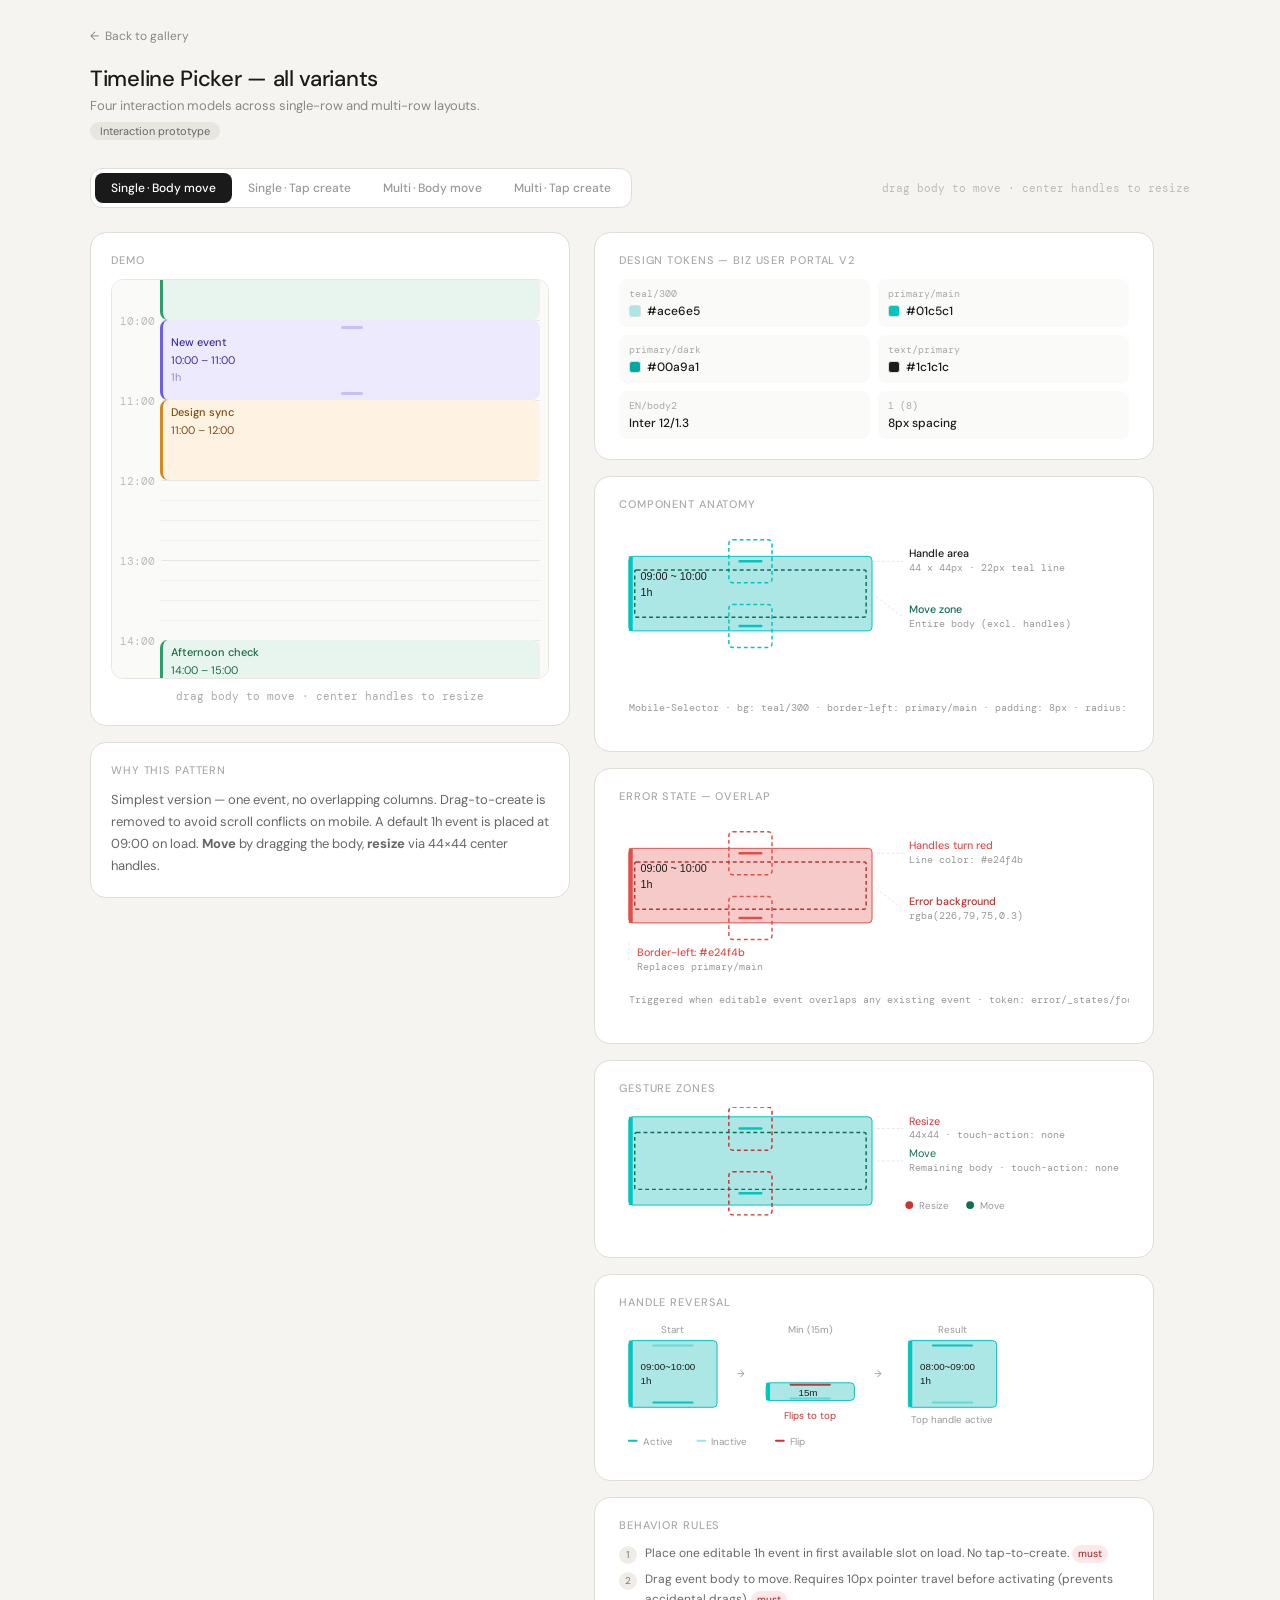
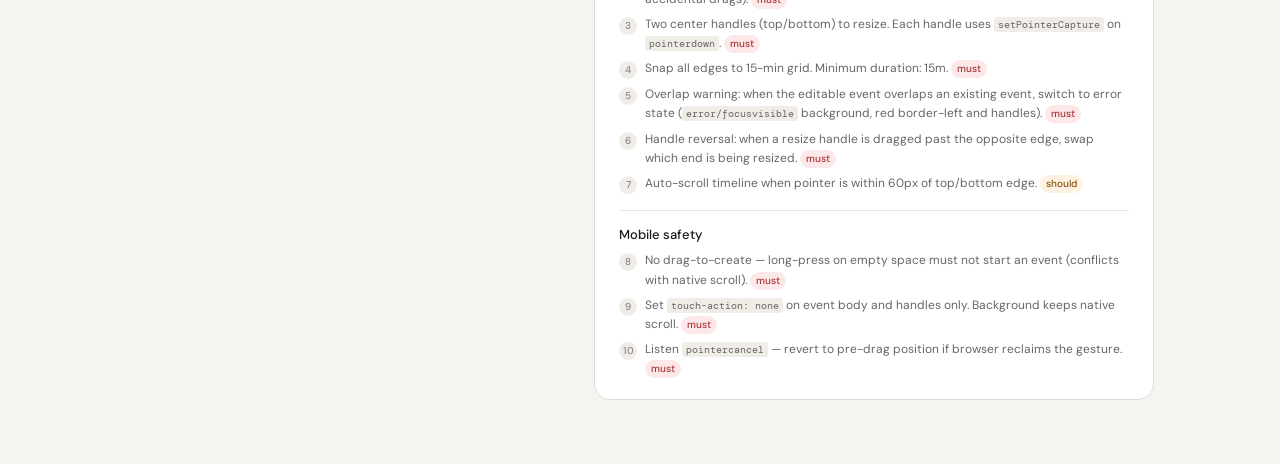
<file: demos/timeline.html>
<!DOCTYPE html>
<html lang="en">
<head>
<meta charset="UTF-8">
<meta name="viewport" content="width=device-width, initial-scale=1.0">
<title>Timeline Picker — All Variants</title>
<link rel="preconnect" href="https://fonts.googleapis.com">
<link href="https://fonts.googleapis.com/css2?family=DM+Sans:ital,wght@0,300;0,400;0,500;1,300&family=DM+Mono:wght@400;500&display=swap" rel="stylesheet">
<style>
*, *::before, *::after { box-sizing: border-box; margin: 0; padding: 0; }
body { font-family:'DM Sans',sans-serif; background:#f5f4f0; color:#1a1a1a; min-height:100vh; padding:24px 16px 48px; }

.page-header { max-width:1100px; margin:0 auto 28px; }
.back { display:inline-flex; align-items:center; gap:6px; font-size:12px; color:#888; text-decoration:none; margin-bottom:20px; transition:color .15s; }
.back:hover { color:#1a1a1a; }
.back::before { content:'←'; }
h1 { font-size:22px; font-weight:500; letter-spacing:-0.3px; margin-bottom:4px; }
.subtitle { font-size:13px; color:#888; }
.tag-header { display:inline-block; font-size:11px; background:#e8e6df; color:#666; border-radius:20px; padding:2px 10px; margin-top:8px; }
.ver-link { font-size:12px; color:#6c5ce7; text-decoration:none; margin-left:12px; transition:opacity .15s; }
.ver-link:hover { opacity:0.7; }

.two-col { display:grid; grid-template-columns:minmax(0,480px) minmax(0,560px); gap:24px; max-width:1100px; margin:0 auto; align-items:start; }
@media (max-width:900px) { .two-col { grid-template-columns:1fr; } }

.card { background:#fff; border-radius:16px; padding:20px; border:0.5px solid #e0ddd6; margin-bottom:16px; }
.card-label { font-size:11px; font-weight:500; letter-spacing:.08em; text-transform:uppercase; color:#aaa; margin-bottom:12px; }


.timeline { height:400px; overflow-y:scroll; position:relative; border:0.5px solid #e8e6df; border-radius:12px; background:#fafaf8; }
.tl-inner { position:relative; height:1040px; }
.hour-row { position:absolute; left:0; right:0; display:flex; align-items:flex-start; padding:0 8px; pointer-events:none; }
.hour-label { width:42px; font-size:11px; color:#bbb; flex-shrink:0; font-family:'DM Mono',monospace; margin-top:-6px; }
.hour-line { flex:1; height:0.5px; background:#e8e6df; }
.quarter-line { position:absolute; left:48px; right:8px; height:0.5px; background:#eeece7; opacity:0.7; pointer-events:none; }

.ev { position:absolute; border-radius:8px; overflow:visible; font-size:11px; }
.ev.preset { background:#e8f5ee; border-left:3px solid #2d9e6b; color:#1a6b45; pointer-events:none; padding:4px 8px; }
.ev.preset.alt { background:#FEF3E2; border-left:3px solid #D4881F; color:#7A4D0E; }
.ev.new-a { background:#eeeafd; border-left:3px solid #6c5ce7; color:#3d2fa0; pointer-events:all; padding:14px 8px; cursor:grab; touch-action:none; transition:background .15s,border-color .15s; }
.ev.new-a.dragging { opacity:0.55; cursor:grabbing; }
.ev.new-a.overlap { background:rgba(226,79,75,0.3); border-left-color:#e24f4b; }
.ev.overlap .handle-tb::after { background:#e24f4b; }


.handle-tb { position:absolute; width:44px; height:44px; left:50%; margin-left:-22px; display:flex; align-items:center; justify-content:center; cursor:ns-resize; z-index:3; touch-action:none; }
.handle-tb.top { top:-15px; }
.handle-tb.bot { bottom:-15px; }
.handle-tb::after { content:''; display:block; width:22px; height:3px; border-radius:2px; background:#6c5ce7; opacity:0.3; transition:opacity .15s; }
.ev:hover .handle-tb::after { opacity:0.85; }

.ev .label { font-size:11px; pointer-events:none; user-select:none; line-height:1.6; overflow:hidden; }
.ev .label strong { font-weight:500; }
.drop-ind { position:absolute; border-radius:8px; border:1.5px dashed #6c5ce7; opacity:0.35; pointer-events:none; background:transparent; display:none; }
.status-bar { margin-top:10px; text-align:center; font-size:11px; color:#aaa; min-height:16px; font-family:'DM Mono',monospace; }
.dl-link { display:inline-flex; align-items:center; gap:5px; font-size:12px; color:#6c5ce7; text-decoration:none; margin-top:12px; transition:opacity .15s; }
.dl-link:hover { opacity:0.7; }
.dl-link::before { content:'↓'; }

/* spec panel */
.spec-card { background:#fff; border-radius:16px; padding:20px 24px; border:0.5px solid #e0ddd6; margin-bottom:16px; }
.spec-label { font-size:11px; font-weight:500; letter-spacing:.08em; text-transform:uppercase; color:#aaa; margin-bottom:12px; }
.token-grid { display:grid; grid-template-columns:1fr 1fr; gap:8px; }
.token-item { background:#fafaf8; border-radius:8px; padding:8px 10px; }
.token-name { font-size:10px; font-family:'DM Mono',monospace; color:#aaa; margin-bottom:3px; }
.token-val { font-size:12px; font-weight:500; color:#1a1a1a; display:flex; align-items:center; gap:6px; }
.token-swatch { width:12px; height:12px; border-radius:3px; border:0.5px solid #e0ddd6; flex-shrink:0; }
.spec-divider { height:0.5px; background:#e8e6df; margin:16px 0; }
.rule-title { font-size:13px; font-weight:500; color:#1a1a1a; margin-bottom:8px; }
.rule-list { display:flex; flex-direction:column; gap:6px; }
.rule-item { display:flex; gap:8px; font-size:12px; line-height:1.6; color:#666; }
.rule-num { flex-shrink:0; width:18px; height:18px; border-radius:50%; background:#f0ede6; display:flex; align-items:center; justify-content:center; font-size:10px; font-weight:500; color:#888; margin-top:2px; }
.code-i { font-family:'DM Mono',monospace; font-size:10px; background:#f0ede6; padding:1px 4px; border-radius:3px; }
.tag-p { display:inline-block; font-size:10px; padding:1px 6px; border-radius:10px; font-weight:500; }
.tag-must { background:#fce8e8; color:#a33; }
.tag-should { background:#fef3e2; color:#854f0b; }
.spec-diagram { margin:12px 0; }
.spec-diagram svg { display:block; }

/* tab bar */
.tab-bar-wrap { max-width:1100px; margin:0 auto 24px; display:flex; align-items:center; justify-content:space-between; flex-wrap:wrap; gap:12px; }
.tab-bar { display:flex; gap:0; background:#fff; border:0.5px solid #e0ddd6; border-radius:12px; padding:4px; flex-shrink:0; }
.tab-btn { padding:7px 16px; border:none; background:transparent; font-family:'DM Sans',sans-serif; font-size:12px; font-weight:500; color:#999; cursor:pointer; border-radius:8px; transition:background .15s,color .15s; white-space:nowrap; }
.tab-btn.active { background:#1a1a1a; color:#fff; }
.tab-btn:hover:not(.active) { background:#f0ede6; color:#555; }
.tab-meta { font-size:11px; color:#bbb; font-family:'DM Mono',monospace; }
.tab-pane { display:none; }
.tab-pane.active { display:block; }
</style>
</head>
<body>

<div class="page-header">
  <a class="back" href="../index.html">Back to gallery</a>
  <h1>Timeline Picker — all variants</h1>
  <p class="subtitle">Four interaction models across single-row and multi-row layouts.</p>
  <span class="tag-header">Interaction prototype</span>
</div>

<div class="tab-bar-wrap">
  <div class="tab-bar">
    <button class="tab-btn active" onclick="switchTab('sa',this)">Single&thinsp;&middot;&thinsp;Body move</button>
    <button class="tab-btn"        onclick="switchTab('sc',this)">Single&thinsp;&middot;&thinsp;Tap create</button>
    <button class="tab-btn"        onclick="switchTab('ma',this)">Multi&thinsp;&middot;&thinsp;Body move</button>
    <button class="tab-btn"        onclick="switchTab('mc',this)">Multi&thinsp;&middot;&thinsp;Tap create</button>
  </div>
  <span class="tab-meta" id="tab-hint">drag body to move &middot; center handles to resize</span>
</div>

<!-- TAB 1 — Single · Body move -->
<div class="tab-pane active" id="pane-sa">
<div class="two-col">
  <div>
    <div class="card">
      <div class="card-label">Demo</div>
      <div class="timeline" id="tl-sa"></div>
      <div class="status-bar" id="s-sa">drag body to move · center handles to resize</div>
    </div>
    <div class="card">
      <div class="card-label">Why this pattern</div>
      <p style="font-size:13px;color:#666;line-height:1.7">
        Simplest version — one event, no overlapping columns. Drag-to-create is removed to avoid scroll conflicts on mobile.
        A default 1h event is placed at 09:00 on load. <strong>Move</strong> by dragging the body, <strong>resize</strong> via 44×44 center handles.
      </p>
    </div>
  </div>

  <div>
    <div class="spec-card">
      <div class="spec-label">Design tokens — Biz User Portal v2</div>
      <div class="token-grid">
        <div class="token-item"><div class="token-name">teal/300</div><div class="token-val"><div class="token-swatch" style="background:#ace6e5"></div>#ace6e5</div></div>
        <div class="token-item"><div class="token-name">primary/main</div><div class="token-val"><div class="token-swatch" style="background:#01c5c1"></div>#01c5c1</div></div>
        <div class="token-item"><div class="token-name">primary/dark</div><div class="token-val"><div class="token-swatch" style="background:#00a9a1"></div>#00a9a1</div></div>
        <div class="token-item"><div class="token-name">text/primary</div><div class="token-val"><div class="token-swatch" style="background:#1c1c1c"></div>#1c1c1c</div></div>
        <div class="token-item"><div class="token-name">EN/body2</div><div class="token-val">Inter 12/1.3</div></div>
        <div class="token-item"><div class="token-name">1 (8)</div><div class="token-val">8px spacing</div></div>
      </div>
    </div>
    <div class="spec-card">
      <div class="spec-label">Component anatomy</div>
      <div class="spec-diagram"><svg width="100%" viewBox="0 0 520 200">
        <rect x="10" y="34" width="248" height="76" rx="4" fill="#ace6e5" stroke="#01c5c1" stroke-width="1"/><rect x="10" y="34" width="4" height="76" fill="#01c5c1"/>
        <text style="font-family:Inter,sans-serif;font-size:11px;fill:#1c1c1c" x="22" y="58">09:00 ~ 10:00</text><text style="font-family:Inter,sans-serif;font-size:11px;fill:#1c1c1c" x="22" y="74">1h</text>
        <rect x="112" y="17" width="44" height="44" rx="4" fill="none" stroke="#01c5c1" stroke-width="1.5" stroke-dasharray="4 3"/><line x1="123" y1="39" x2="145" y2="39" stroke="#01c5c1" stroke-width="2.5" stroke-linecap="round"/>
        <rect x="112" y="83" width="44" height="44" rx="4" fill="none" stroke="#01c5c1" stroke-width="1.5" stroke-dasharray="4 3"/><line x1="123" y1="105" x2="145" y2="105" stroke="#01c5c1" stroke-width="2.5" stroke-linecap="round"/>
        <rect x="16" y="48" width="236" height="48" rx="2" fill="none" stroke="#0F6E56" stroke-width="1.5" stroke-dasharray="4 3"/>
        <line x1="258" y1="39" x2="290" y2="39" stroke="#ccc" stroke-width="0.5" stroke-dasharray="3 2"/>
        <text style="font-family:'DM Sans',sans-serif;font-size:11px;font-weight:500;fill:#1a1a1a" x="296" y="35">Handle area</text><text style="font-family:'DM Mono',monospace;font-size:10px;fill:#999" x="296" y="49">44 x 44px · 22px teal line</text>
        <line x1="258" y1="72" x2="290" y2="96" stroke="#ccc" stroke-width="0.5" stroke-dasharray="3 2"/>
        <text style="font-family:'DM Sans',sans-serif;font-size:11px;font-weight:500;fill:#0F6E56" x="296" y="92">Move zone</text><text style="font-family:'DM Mono',monospace;font-size:10px;fill:#999" x="296" y="106">Entire body (excl. handles)</text>
        <text style="font-family:'DM Mono',monospace;font-size:10px;fill:#999" x="10" y="192">Mobile-Selector · bg: teal/300 · border-left: primary/main · padding: 8px · radius: 4px</text>
      </svg></div>
    </div>
    <div class="spec-card">
      <div class="spec-label">Error state — overlap</div>
      <div class="spec-diagram"><svg width="100%" viewBox="0 0 520 200">
        <rect x="10" y="34" width="248" height="76" rx="4" fill="rgba(226,79,75,0.3)" stroke="#e24f4b" stroke-width="1"/><rect x="10" y="34" width="4" height="76" fill="#e24f4b"/>
        <text style="font-family:Inter,sans-serif;font-size:11px;fill:#1c1c1c" x="22" y="58">09:00 ~ 10:00</text><text style="font-family:Inter,sans-serif;font-size:11px;fill:#1c1c1c" x="22" y="74">1h</text>
        <rect x="112" y="17" width="44" height="44" rx="4" fill="none" stroke="#e24f4b" stroke-width="1.5" stroke-dasharray="4 3"/><line x1="123" y1="39" x2="145" y2="39" stroke="#e24f4b" stroke-width="2.5" stroke-linecap="round"/>
        <rect x="112" y="83" width="44" height="44" rx="4" fill="none" stroke="#e24f4b" stroke-width="1.5" stroke-dasharray="4 3"/><line x1="123" y1="105" x2="145" y2="105" stroke="#e24f4b" stroke-width="2.5" stroke-linecap="round"/>
        <rect x="16" y="48" width="236" height="48" rx="2" fill="none" stroke="#b33" stroke-width="1.5" stroke-dasharray="4 3"/>
        <line x1="258" y1="39" x2="290" y2="39" stroke="#ccc" stroke-width="0.5" stroke-dasharray="3 2"/>
        <text style="font-family:'DM Sans',sans-serif;font-size:11px;font-weight:500;fill:#e24f4b" x="296" y="35">Handles turn red</text><text style="font-family:'DM Mono',monospace;font-size:10px;fill:#999" x="296" y="49">Line color: #e24f4b</text>
        <line x1="258" y1="72" x2="290" y2="96" stroke="#ccc" stroke-width="0.5" stroke-dasharray="3 2"/>
        <text style="font-family:'DM Sans',sans-serif;font-size:11px;font-weight:500;fill:#b33" x="296" y="92">Error background</text><text style="font-family:'DM Mono',monospace;font-size:10px;fill:#999" x="296" y="106">rgba(226,79,75,0.3)</text>
        <line x1="10" y1="130" x2="10" y2="148" stroke="#ccc" stroke-width="0.5" stroke-dasharray="3 2"/>
        <text style="font-family:'DM Sans',sans-serif;font-size:11px;font-weight:500;fill:#e24f4b" x="18" y="144">Border-left: #e24f4b</text><text style="font-family:'DM Mono',monospace;font-size:10px;fill:#999" x="18" y="158">Replaces primary/main</text>
        <text style="font-family:'DM Mono',monospace;font-size:10px;fill:#999" x="10" y="192">Triggered when editable event overlaps any existing event · token: error/_states/focusvisible</text>
      </svg></div>
    </div>
    <div class="spec-card">
      <div class="spec-label">Gesture zones</div>
      <div class="spec-diagram"><svg width="100%" viewBox="0 0 520 120">
        <rect x="10" y="10" width="248" height="90" rx="4" fill="#ace6e5" stroke="#01c5c1" stroke-width="1"/><rect x="10" y="10" width="4" height="90" fill="#01c5c1"/>
        <rect x="112" y="0" width="44" height="44" rx="4" fill="none" stroke="#c33" stroke-width="1.5" stroke-dasharray="4 3"/><line x1="123" y1="22" x2="145" y2="22" stroke="#01c5c1" stroke-width="2.5" stroke-linecap="round"/>
        <rect x="112" y="66" width="44" height="44" rx="4" fill="none" stroke="#c33" stroke-width="1.5" stroke-dasharray="4 3"/><line x1="123" y1="88" x2="145" y2="88" stroke="#01c5c1" stroke-width="2.5" stroke-linecap="round"/>
        <rect x="16" y="26" width="236" height="58" rx="2" fill="none" stroke="#0F6E56" stroke-width="1.5" stroke-dasharray="4 3"/>
        <line x1="258" y1="22" x2="290" y2="22" stroke="#ccc" stroke-width="0.5" stroke-dasharray="3 2"/><text style="font-family:'DM Sans',sans-serif;font-size:11px;fill:#c33" x="296" y="18">Resize</text><text style="font-family:'DM Mono',monospace;font-size:10px;fill:#999" x="296" y="32">44x44 · touch-action: none</text>
        <line x1="258" y1="55" x2="290" y2="55" stroke="#ccc" stroke-width="0.5" stroke-dasharray="3 2"/><text style="font-family:'DM Sans',sans-serif;font-size:11px;fill:#0F6E56" x="296" y="51">Move</text><text style="font-family:'DM Mono',monospace;font-size:10px;fill:#999" x="296" y="65">Remaining body · touch-action: none</text>
        <circle cx="296" cy="100" r="4" fill="#c33"/><text style="font-family:'DM Sans',sans-serif;font-size:10px;fill:#999" x="306" y="104">Resize</text>
        <circle cx="358" cy="100" r="4" fill="#0F6E56"/><text style="font-family:'DM Sans',sans-serif;font-size:10px;fill:#999" x="368" y="104">Move</text>
      </svg></div>
    </div>
    <div class="spec-card">
      <div class="spec-label">Handle reversal</div>
      <div class="spec-diagram"><svg width="100%" viewBox="0 0 520 130">
        <text style="font-family:'DM Sans',sans-serif;font-size:10px;fill:#999" x="55" y="12" text-anchor="middle">Start</text>
        <rect x="10" y="20" width="90" height="68" rx="4" fill="#ace6e5" stroke="#01c5c1" stroke-width="1"/><rect x="10" y="20" width="4" height="68" fill="#01c5c1"/>
        <text style="font-family:Inter,sans-serif;font-size:10px;fill:#1c1c1c" x="22" y="50">09:00~10:00</text><text style="font-family:Inter,sans-serif;font-size:10px;fill:#1c1c1c" x="22" y="64">1h</text>
        <line x1="35" y1="25" x2="75" y2="25" stroke="#01c5c1" stroke-width="2" stroke-linecap="round" opacity="0.4"/><line x1="35" y1="83" x2="75" y2="83" stroke="#01c5c1" stroke-width="2" stroke-linecap="round"/>
        <text style="font-family:'DM Sans',sans-serif;font-size:10px;fill:#999" x="120" y="57">→</text>
        <text style="font-family:'DM Sans',sans-serif;font-size:10px;fill:#999" x="195" y="12" text-anchor="middle">Min (15m)</text>
        <rect x="150" y="63" width="90" height="18" rx="4" fill="#ace6e5" stroke="#01c5c1" stroke-width="1"/><rect x="150" y="63" width="4" height="18" fill="#01c5c1"/>
        <text style="font-family:Inter,sans-serif;font-size:10px;fill:#1c1c1c" x="183" y="76">15m</text>
        <line x1="175" y1="65" x2="215" y2="65" stroke="#c33" stroke-width="2" stroke-linecap="round"/><line x1="175" y1="79" x2="215" y2="79" stroke="#01c5c1" stroke-width="2" stroke-linecap="round" opacity="0.4"/>
        <text style="font-family:'DM Sans',sans-serif;font-size:10px;fill:#c33" x="195" y="100" text-anchor="middle">Flips to top</text>
        <text style="font-family:'DM Sans',sans-serif;font-size:10px;fill:#999" x="260" y="57">→</text>
        <text style="font-family:'DM Sans',sans-serif;font-size:10px;fill:#999" x="340" y="12" text-anchor="middle">Result</text>
        <rect x="295" y="20" width="90" height="68" rx="4" fill="#ace6e5" stroke="#01c5c1" stroke-width="1"/><rect x="295" y="20" width="4" height="68" fill="#01c5c1"/>
        <text style="font-family:Inter,sans-serif;font-size:10px;fill:#1c1c1c" x="307" y="50">08:00~09:00</text><text style="font-family:Inter,sans-serif;font-size:10px;fill:#1c1c1c" x="307" y="64">1h</text>
        <line x1="320" y1="25" x2="360" y2="25" stroke="#01c5c1" stroke-width="2" stroke-linecap="round"/><line x1="320" y1="83" x2="360" y2="83" stroke="#01c5c1" stroke-width="2" stroke-linecap="round" opacity="0.4"/>
        <text style="font-family:'DM Sans',sans-serif;font-size:10px;fill:#999" x="340" y="104" text-anchor="middle">Top handle active</text>
        <line x1="10" y1="122" x2="18" y2="122" stroke="#01c5c1" stroke-width="2" stroke-linecap="round"/><text style="font-family:'DM Sans',sans-serif;font-size:10px;fill:#999" x="24" y="126">Active</text>
        <line x1="80" y1="122" x2="88" y2="122" stroke="#01c5c1" stroke-width="2" stroke-linecap="round" opacity="0.4"/><text style="font-family:'DM Sans',sans-serif;font-size:10px;fill:#999" x="94" y="126">Inactive</text>
        <line x1="160" y1="122" x2="168" y2="122" stroke="#c33" stroke-width="2" stroke-linecap="round"/><text style="font-family:'DM Sans',sans-serif;font-size:10px;fill:#999" x="174" y="126">Flip</text>
      </svg></div>
    </div>
        <div class="spec-card">
      <div class="spec-label">Behavior rules</div>
      <div class="rule-list">
        <div class="rule-item"><div class="rule-num">1</div><div>Place one editable 1h event in first available slot on load. No tap-to-create. <span class="tag-p tag-must">must</span></div></div>
        <div class="rule-item"><div class="rule-num">2</div><div>Drag event body to move. Requires 10px pointer travel before activating (prevents accidental drags). <span class="tag-p tag-must">must</span></div></div>
        <div class="rule-item"><div class="rule-num">3</div><div>Two center handles (top/bottom) to resize. Each handle uses <span class="code-i">setPointerCapture</span> on <span class="code-i">pointerdown</span>. <span class="tag-p tag-must">must</span></div></div>
        <div class="rule-item"><div class="rule-num">4</div><div>Snap all edges to 15-min grid. Minimum duration: 15m. <span class="tag-p tag-must">must</span></div></div>
        <div class="rule-item"><div class="rule-num">5</div><div>Overlap warning: when the editable event overlaps an existing event, switch to error state (<span class="code-i">error/focusvisible</span> background, red border-left and handles). <span class="tag-p tag-must">must</span></div></div>
        <div class="rule-item"><div class="rule-num">6</div><div>Handle reversal: when a resize handle is dragged past the opposite edge, swap which end is being resized. <span class="tag-p tag-must">must</span></div></div>
        <div class="rule-item"><div class="rule-num">7</div><div>Auto-scroll timeline when pointer is within 60px of top/bottom edge. <span class="tag-p tag-should">should</span></div></div>
      </div>
      <div class="spec-divider"></div>
      <div class="rule-title">Mobile safety</div>
      <div class="rule-list">
        <div class="rule-item"><div class="rule-num">8</div><div>No drag-to-create — long-press on empty space must not start an event (conflicts with native scroll). <span class="tag-p tag-must">must</span></div></div>
        <div class="rule-item"><div class="rule-num">9</div><div>Set <span class="code-i">touch-action: none</span> on event body and handles only. Background keeps native scroll. <span class="tag-p tag-must">must</span></div></div>
        <div class="rule-item"><div class="rule-num">10</div><div>Listen <span class="code-i">pointercancel</span> — revert to pre-drag position if browser reclaims the gesture. <span class="tag-p tag-must">must</span></div></div>
      </div>
    </div>
  </div>
</div>
</div>

<!-- TAB 2 — Single · Tap create -->
<div class="tab-pane" id="pane-sc">
<div class="two-col">
  <div>
    <div class="card">
      <div class="card-label">Demo</div>
      <div class="timeline" id="tl-sc"></div>
      <div class="status-bar" id="s-sc">tap empty space to create · drag to move · handles to resize</div>
    </div>
    <div class="card">
      <div class="card-label">Why this pattern</div>
      <p style="font-size:13px;color:#666;line-height:1.7">
        Tap-to-create — tap on any empty time slot to place a 1h event there.
        Drag the body to move, center handles to resize. No pre-placed event on load.
      </p>
    </div>
  </div>

  <div>
    <div class="spec-card">
      <div class="spec-label">Design tokens — Biz User Portal v2</div>
      <div class="token-grid">
        <div class="token-item"><div class="token-name">teal/300</div><div class="token-val"><div class="token-swatch" style="background:#ace6e5"></div>#ace6e5</div></div>
        <div class="token-item"><div class="token-name">primary/main</div><div class="token-val"><div class="token-swatch" style="background:#01c5c1"></div>#01c5c1</div></div>
        <div class="token-item"><div class="token-name">primary/dark</div><div class="token-val"><div class="token-swatch" style="background:#00a9a1"></div>#00a9a1</div></div>
        <div class="token-item"><div class="token-name">text/primary</div><div class="token-val"><div class="token-swatch" style="background:#1c1c1c"></div>#1c1c1c</div></div>
        <div class="token-item"><div class="token-name">EN/body2</div><div class="token-val">Inter 12/1.3</div></div>
        <div class="token-item"><div class="token-name">1 (8)</div><div class="token-val">8px spacing</div></div>
      </div>
    </div>
    <div class="spec-card">
      <div class="spec-label">Component anatomy</div>
      <div class="spec-diagram"><svg width="100%" viewBox="0 0 520 200">
        <rect x="10" y="34" width="248" height="76" rx="4" fill="#ace6e5" stroke="#01c5c1" stroke-width="1"/><rect x="10" y="34" width="4" height="76" fill="#01c5c1"/>
        <text style="font-family:Inter,sans-serif;font-size:11px;fill:#1c1c1c" x="22" y="58">09:00 ~ 10:00</text><text style="font-family:Inter,sans-serif;font-size:11px;fill:#1c1c1c" x="22" y="74">1h</text>
        <rect x="112" y="17" width="44" height="44" rx="4" fill="none" stroke="#01c5c1" stroke-width="1.5" stroke-dasharray="4 3"/><line x1="123" y1="39" x2="145" y2="39" stroke="#01c5c1" stroke-width="2.5" stroke-linecap="round"/>
        <rect x="112" y="83" width="44" height="44" rx="4" fill="none" stroke="#01c5c1" stroke-width="1.5" stroke-dasharray="4 3"/><line x1="123" y1="105" x2="145" y2="105" stroke="#01c5c1" stroke-width="2.5" stroke-linecap="round"/>
        <rect x="16" y="48" width="236" height="48" rx="2" fill="none" stroke="#0F6E56" stroke-width="1.5" stroke-dasharray="4 3"/>
        <line x1="258" y1="39" x2="290" y2="39" stroke="#ccc" stroke-width="0.5" stroke-dasharray="3 2"/>
        <text style="font-family:'DM Sans',sans-serif;font-size:11px;font-weight:500;fill:#1a1a1a" x="296" y="35">Handle area</text><text style="font-family:'DM Mono',monospace;font-size:10px;fill:#999" x="296" y="49">44 x 44px · 22px teal line</text>
        <line x1="258" y1="72" x2="290" y2="96" stroke="#ccc" stroke-width="0.5" stroke-dasharray="3 2"/>
        <text style="font-family:'DM Sans',sans-serif;font-size:11px;font-weight:500;fill:#0F6E56" x="296" y="92">Move zone</text><text style="font-family:'DM Mono',monospace;font-size:10px;fill:#999" x="296" y="106">Entire body (excl. handles)</text>
        <text style="font-family:'DM Mono',monospace;font-size:10px;fill:#999" x="10" y="192">Mobile-Selector · bg: teal/300 · border-left: primary/main · padding: 8px · radius: 4px</text>
      </svg></div>
    </div>
    <div class="spec-card">
      <div class="spec-label">Error state — overlap</div>
      <div class="spec-diagram"><svg width="100%" viewBox="0 0 520 200">
        <rect x="10" y="34" width="248" height="76" rx="4" fill="rgba(226,79,75,0.3)" stroke="#e24f4b" stroke-width="1"/><rect x="10" y="34" width="4" height="76" fill="#e24f4b"/>
        <text style="font-family:Inter,sans-serif;font-size:11px;fill:#1c1c1c" x="22" y="58">09:00 ~ 10:00</text><text style="font-family:Inter,sans-serif;font-size:11px;fill:#1c1c1c" x="22" y="74">1h</text>
        <rect x="112" y="17" width="44" height="44" rx="4" fill="none" stroke="#e24f4b" stroke-width="1.5" stroke-dasharray="4 3"/><line x1="123" y1="39" x2="145" y2="39" stroke="#e24f4b" stroke-width="2.5" stroke-linecap="round"/>
        <rect x="112" y="83" width="44" height="44" rx="4" fill="none" stroke="#e24f4b" stroke-width="1.5" stroke-dasharray="4 3"/><line x1="123" y1="105" x2="145" y2="105" stroke="#e24f4b" stroke-width="2.5" stroke-linecap="round"/>
        <rect x="16" y="48" width="236" height="48" rx="2" fill="none" stroke="#b33" stroke-width="1.5" stroke-dasharray="4 3"/>
        <line x1="258" y1="39" x2="290" y2="39" stroke="#ccc" stroke-width="0.5" stroke-dasharray="3 2"/>
        <text style="font-family:'DM Sans',sans-serif;font-size:11px;font-weight:500;fill:#e24f4b" x="296" y="35">Handles turn red</text><text style="font-family:'DM Mono',monospace;font-size:10px;fill:#999" x="296" y="49">Line color: #e24f4b</text>
        <line x1="258" y1="72" x2="290" y2="96" stroke="#ccc" stroke-width="0.5" stroke-dasharray="3 2"/>
        <text style="font-family:'DM Sans',sans-serif;font-size:11px;font-weight:500;fill:#b33" x="296" y="92">Error background</text><text style="font-family:'DM Mono',monospace;font-size:10px;fill:#999" x="296" y="106">rgba(226,79,75,0.3)</text>
        <line x1="10" y1="130" x2="10" y2="148" stroke="#ccc" stroke-width="0.5" stroke-dasharray="3 2"/>
        <text style="font-family:'DM Sans',sans-serif;font-size:11px;font-weight:500;fill:#e24f4b" x="18" y="144">Border-left: #e24f4b</text><text style="font-family:'DM Mono',monospace;font-size:10px;fill:#999" x="18" y="158">Replaces primary/main</text>
        <text style="font-family:'DM Mono',monospace;font-size:10px;fill:#999" x="10" y="192">Triggered when editable event overlaps any existing event · token: error/_states/focusvisible</text>
      </svg></div>
    </div>
    <div class="spec-card">
      <div class="spec-label">Behavior rules</div>
      <div class="rule-list">
        <div class="rule-item"><div class="rule-num">1</div><div>Default 1h event in first available slot on load. Tap empty timeline space to reposition — creates a new 1h event at the tapped position (snapped to 15-min grid). <span class="tag-p tag-must">must</span></div></div>
        <div class="rule-item"><div class="rule-num">2</div><div>One editable event at a time. Each tap replaces the current event at the new position. <span class="tag-p tag-must">must</span></div></div>
        <div class="rule-item"><div class="rule-num">3</div><div>Drag event body to move. Requires 10px pointer travel before activating (prevents accidental drags). <span class="tag-p tag-must">must</span></div></div>
        <div class="rule-item"><div class="rule-num">4</div><div>Two center handles (top/bottom) to resize. Each handle uses <span class="code-i">setPointerCapture</span> on <span class="code-i">pointerdown</span>. <span class="tag-p tag-must">must</span></div></div>
        <div class="rule-item"><div class="rule-num">5</div><div>Snap all edges to 15-min grid. Minimum duration: 15m. <span class="tag-p tag-must">must</span></div></div>
        <div class="rule-item"><div class="rule-num">6</div><div>Overlap warning: when the editable event overlaps an existing event, switch to error state (<span class="code-i">error/focusvisible</span> background, red border-left and handles). <span class="tag-p tag-must">must</span></div></div>
        <div class="rule-item"><div class="rule-num">7</div><div>Handle reversal: when a resize handle is dragged past the opposite edge, swap which end is being resized. <span class="tag-p tag-must">must</span></div></div>
        <div class="rule-item"><div class="rule-num">8</div><div>Auto-scroll timeline when pointer is within 60px of top/bottom edge. <span class="tag-p tag-should">should</span></div></div>
      </div>
      <div class="spec-divider"></div>
      <div class="rule-title">Mobile safety</div>
      <div class="rule-list">
        <div class="rule-item"><div class="rule-num">9</div><div>Set <span class="code-i">touch-action: none</span> on event body and handles only. Background keeps native scroll. <span class="tag-p tag-must">must</span></div></div>
        <div class="rule-item"><div class="rule-num">10</div><div>Listen <span class="code-i">pointercancel</span> — revert to pre-drag position if browser reclaims the gesture. <span class="tag-p tag-must">must</span></div></div>
      </div>
    </div>
  </div>
</div>
</div>

<!-- TAB 3 — Multi · Body move -->
<div class="tab-pane" id="pane-ma">
<div class="two-col">
  <div>
    <div class="card">
      <div class="card-label">Demo</div>
      <div class="timeline" id="tl-ma"></div>
      <div class="status-bar" id="s-ma">drag body to move · center handles to resize</div>
    </div>
    <div class="card">
      <div class="card-label">Why this pattern</div>
      <p style="font-size:13px;color:#666;line-height:1.7">
        Full version with overlap columns — overlapping events split into equal-width columns automatically.
        <strong>Move</strong> by dragging the body, <strong>resize</strong> via 44×44 center handles. Auto-scrolls near edges.
      </p>
    </div>
  </div>

  <div>
    <div class="spec-card">
      <div class="spec-label">Design tokens — Biz User Portal v2</div>
      <div class="token-grid">
        <div class="token-item"><div class="token-name">teal/300</div><div class="token-val"><div class="token-swatch" style="background:#ace6e5"></div>#ace6e5</div></div>
        <div class="token-item"><div class="token-name">primary/main</div><div class="token-val"><div class="token-swatch" style="background:#01c5c1"></div>#01c5c1</div></div>
        <div class="token-item"><div class="token-name">primary/dark</div><div class="token-val"><div class="token-swatch" style="background:#00a9a1"></div>#00a9a1</div></div>
        <div class="token-item"><div class="token-name">text/primary</div><div class="token-val"><div class="token-swatch" style="background:#1c1c1c"></div>#1c1c1c</div></div>
        <div class="token-item"><div class="token-name">EN/body2</div><div class="token-val">Inter 12/1.3</div></div>
        <div class="token-item"><div class="token-name">1 (8)</div><div class="token-val">8px spacing</div></div>
      </div>
    </div>
    <div class="spec-card">
      <div class="spec-label">Component anatomy</div>
      <div class="spec-diagram"><svg width="100%" viewBox="0 0 520 200">
        <rect x="10" y="34" width="248" height="76" rx="4" fill="#ace6e5" stroke="#01c5c1" stroke-width="1"/><rect x="10" y="34" width="4" height="76" fill="#01c5c1"/>
        <text style="font-family:Inter,sans-serif;font-size:11px;fill:#1c1c1c" x="22" y="58">09:00 ~ 18:00</text><text style="font-family:Inter,sans-serif;font-size:11px;fill:#1c1c1c" x="22" y="74">1h</text>
        <rect x="112" y="17" width="44" height="44" rx="4" fill="none" stroke="#01c5c1" stroke-width="1.5" stroke-dasharray="4 3"/><line x1="123" y1="39" x2="145" y2="39" stroke="#01c5c1" stroke-width="2.5" stroke-linecap="round"/>
        <rect x="112" y="83" width="44" height="44" rx="4" fill="none" stroke="#01c5c1" stroke-width="1.5" stroke-dasharray="4 3"/><line x1="123" y1="105" x2="145" y2="105" stroke="#01c5c1" stroke-width="2.5" stroke-linecap="round"/>
        <rect x="16" y="48" width="236" height="48" rx="2" fill="none" stroke="#0F6E56" stroke-width="1.5" stroke-dasharray="4 3"/>
        <line x1="258" y1="39" x2="290" y2="39" stroke="#ccc" stroke-width="0.5" stroke-dasharray="3 2"/><text style="font-family:'DM Sans',sans-serif;font-size:11px;font-weight:500;fill:#1a1a1a" x="296" y="35">Handle area</text><text style="font-family:'DM Mono',monospace;font-size:10px;fill:#999" x="296" y="49">44 x 44px · 22px teal line</text>
        <line x1="258" y1="72" x2="290" y2="96" stroke="#ccc" stroke-width="0.5" stroke-dasharray="3 2"/><text style="font-family:'DM Sans',sans-serif;font-size:11px;font-weight:500;fill:#0F6E56" x="296" y="92">Move zone</text><text style="font-family:'DM Mono',monospace;font-size:10px;fill:#999" x="296" y="106">Entire body (excl. handles)</text>
        <text style="font-family:'DM Mono',monospace;font-size:10px;fill:#999" x="10" y="192">Mobile-Selector · bg: teal/300 · border-left: primary/main · padding: 8px · radius: 4px</text>
      </svg></div>
    </div>
    <div class="spec-card">
      <div class="spec-label">Gesture zones</div>
      <div class="spec-diagram"><svg width="100%" viewBox="0 0 520 120">
        <rect x="10" y="10" width="248" height="90" rx="4" fill="#ace6e5" stroke="#01c5c1" stroke-width="1"/><rect x="10" y="10" width="4" height="90" fill="#01c5c1"/>
        <rect x="112" y="0" width="44" height="44" rx="4" fill="none" stroke="#c33" stroke-width="1.5" stroke-dasharray="4 3"/><line x1="123" y1="22" x2="145" y2="22" stroke="#01c5c1" stroke-width="2.5" stroke-linecap="round"/>
        <rect x="112" y="66" width="44" height="44" rx="4" fill="none" stroke="#c33" stroke-width="1.5" stroke-dasharray="4 3"/><line x1="123" y1="88" x2="145" y2="88" stroke="#01c5c1" stroke-width="2.5" stroke-linecap="round"/>
        <rect x="16" y="26" width="236" height="58" rx="2" fill="none" stroke="#0F6E56" stroke-width="1.5" stroke-dasharray="4 3"/>
        <line x1="258" y1="22" x2="290" y2="22" stroke="#ccc" stroke-width="0.5" stroke-dasharray="3 2"/><text style="font-family:'DM Sans',sans-serif;font-size:11px;fill:#c33" x="296" y="18">Resize</text><text style="font-family:'DM Mono',monospace;font-size:10px;fill:#999" x="296" y="32">44x44 · touch-action: none</text>
        <line x1="258" y1="55" x2="290" y2="55" stroke="#ccc" stroke-width="0.5" stroke-dasharray="3 2"/><text style="font-family:'DM Sans',sans-serif;font-size:11px;fill:#0F6E56" x="296" y="51">Move</text><text style="font-family:'DM Mono',monospace;font-size:10px;fill:#999" x="296" y="65">Remaining body · touch-action: none</text>
        <circle cx="296" cy="100" r="4" fill="#c33"/><text style="font-family:'DM Sans',sans-serif;font-size:10px;fill:#999" x="306" y="104">Resize</text><circle cx="358" cy="100" r="4" fill="#0F6E56"/><text style="font-family:'DM Sans',sans-serif;font-size:10px;fill:#999" x="368" y="104">Move</text>
      </svg></div>
    </div>
    <div class="spec-card">
      <div class="spec-label">Handle reversal</div>
      <div class="spec-diagram"><svg width="100%" viewBox="0 0 520 130">
        <text style="font-family:'DM Sans',sans-serif;font-size:10px;fill:#999" x="55" y="12" text-anchor="middle">Start</text>
        <rect x="10" y="20" width="90" height="68" rx="4" fill="#ace6e5" stroke="#01c5c1" stroke-width="1"/><rect x="10" y="20" width="4" height="68" fill="#01c5c1"/><text style="font-family:Inter,sans-serif;font-size:10px;fill:#1c1c1c" x="22" y="50">09:00~10:00</text><text style="font-family:Inter,sans-serif;font-size:10px;fill:#1c1c1c" x="22" y="64">1h</text><line x1="35" y1="25" x2="75" y2="25" stroke="#01c5c1" stroke-width="2" stroke-linecap="round" opacity="0.4"/><line x1="35" y1="83" x2="75" y2="83" stroke="#01c5c1" stroke-width="2" stroke-linecap="round"/>
        <text style="font-family:'DM Sans',sans-serif;font-size:10px;fill:#999" x="120" y="57">→</text>
        <text style="font-family:'DM Sans',sans-serif;font-size:10px;fill:#999" x="195" y="12" text-anchor="middle">Min (15m)</text>
        <rect x="150" y="63" width="90" height="18" rx="4" fill="#ace6e5" stroke="#01c5c1" stroke-width="1"/><rect x="150" y="63" width="4" height="18" fill="#01c5c1"/><text style="font-family:Inter,sans-serif;font-size:10px;fill:#1c1c1c" x="183" y="76">15m</text><line x1="175" y1="65" x2="215" y2="65" stroke="#c33" stroke-width="2" stroke-linecap="round"/><line x1="175" y1="79" x2="215" y2="79" stroke="#01c5c1" stroke-width="2" stroke-linecap="round" opacity="0.4"/><text style="font-family:'DM Sans',sans-serif;font-size:10px;fill:#c33" x="195" y="100" text-anchor="middle">Flips to top</text>
        <text style="font-family:'DM Sans',sans-serif;font-size:10px;fill:#999" x="260" y="57">→</text>
        <text style="font-family:'DM Sans',sans-serif;font-size:10px;fill:#999" x="340" y="12" text-anchor="middle">Result</text>
        <rect x="295" y="20" width="90" height="68" rx="4" fill="#ace6e5" stroke="#01c5c1" stroke-width="1"/><rect x="295" y="20" width="4" height="68" fill="#01c5c1"/><text style="font-family:Inter,sans-serif;font-size:10px;fill:#1c1c1c" x="307" y="50">08:00~09:00</text><text style="font-family:Inter,sans-serif;font-size:10px;fill:#1c1c1c" x="307" y="64">1h</text><line x1="320" y1="25" x2="360" y2="25" stroke="#01c5c1" stroke-width="2" stroke-linecap="round"/><line x1="320" y1="83" x2="360" y2="83" stroke="#01c5c1" stroke-width="2" stroke-linecap="round" opacity="0.4"/><text style="font-family:'DM Sans',sans-serif;font-size:10px;fill:#999" x="340" y="104" text-anchor="middle">Top handle active</text>
        <line x1="10" y1="122" x2="18" y2="122" stroke="#01c5c1" stroke-width="2" stroke-linecap="round"/><text style="font-family:'DM Sans',sans-serif;font-size:10px;fill:#999" x="24" y="126">Active</text><line x1="80" y1="122" x2="88" y2="122" stroke="#01c5c1" stroke-width="2" stroke-linecap="round" opacity="0.4"/><text style="font-family:'DM Sans',sans-serif;font-size:10px;fill:#999" x="94" y="126">Inactive</text><line x1="160" y1="122" x2="168" y2="122" stroke="#c33" stroke-width="2" stroke-linecap="round"/><text style="font-family:'DM Sans',sans-serif;font-size:10px;fill:#999" x="174" y="126">Flip</text>
      </svg></div>
    </div>
    <div class="spec-card">
      <div class="spec-label">Behavior rules</div>
      <div class="rule-list">
        <div class="rule-item"><div class="rule-num">1</div><div>Place one editable 1h event in first available slot on load. Auto-scroll to it. <span class="tag-p tag-must">must</span></div></div>
        <div class="rule-item"><div class="rule-num">2</div><div>Drag event body to move. Requires 10px pointer travel before activating (prevents accidental drags). <span class="tag-p tag-must">must</span></div></div>
        <div class="rule-item"><div class="rule-num">3</div><div>Two center handles (top/bottom) to resize. Each handle uses <span class="code-i">setPointerCapture</span> on <span class="code-i">pointerdown</span>. <span class="tag-p tag-must">must</span></div></div>
        <div class="rule-item"><div class="rule-num">4</div><div>Snap all edges to 15-min grid. Minimum duration: 15m. <span class="tag-p tag-must">must</span></div></div>
        <div class="rule-item"><div class="rule-num">5</div><div>Handle reversal: when a resize handle is dragged past the opposite edge, swap which end is being resized. <span class="tag-p tag-must">must</span></div></div>
        <div class="rule-item"><div class="rule-num">6</div><div>Overlap layout: when events share any time range, split them into equal-width columns. Events that only touch (end&thinsp;==&thinsp;start) stay full width. <span class="tag-p tag-must">must</span></div></div>
        <div class="rule-item"><div class="rule-num">7</div><div>Auto-scroll timeline when pointer is within 60px of top/bottom edge. Max speed: 8px/frame. <span class="tag-p tag-should">should</span></div></div>
      </div>
      <div class="spec-divider"></div>
      <div class="rule-title">Mobile safety</div>
      <div class="rule-list">
        <div class="rule-item"><div class="rule-num">8</div><div>No drag-to-create — long-press on empty space must not start an event (conflicts with native scroll). <span class="tag-p tag-must">must</span></div></div>
        <div class="rule-item"><div class="rule-num">9</div><div>Set <span class="code-i">touch-action: none</span> on event body and handles only. Background keeps native scroll. <span class="tag-p tag-must">must</span></div></div>
        <div class="rule-item"><div class="rule-num">10</div><div>Listen <span class="code-i">pointercancel</span> — revert to pre-drag position if browser reclaims the gesture. <span class="tag-p tag-must">must</span></div></div>
        <div class="rule-item"><div class="rule-num">11</div><div>Use <span class="code-i">style.height</span> (not <span class="code-i">offsetHeight</span>) when computing overlap columns during drag. <span class="tag-p tag-should">should</span></div></div>
      </div>
  </div>
</div>
</div>
</div>

<!-- TAB 4 — Multi · Tap create -->
<div class="tab-pane" id="pane-mc">
<div class="two-col">
  <div>
    <div class="card">
      <div class="card-label">Demo</div>
      <div class="timeline" id="tl-mc"></div>
      <div class="status-bar" id="s-mc">tap empty space to create · drag to move · handles to resize</div>
    </div>
    <div class="card">
      <div class="card-label">Why this pattern</div>
      <p style="font-size:13px;color:#666;line-height:1.7">
        Full version with overlap columns + tap-to-create. Tap any empty slot to
        place a 1h event. Overlapping events split into equal-width columns.
        Drag the body to move, center handles to resize.
      </p>
    </div>
  </div>

  <div>
    <div class="spec-card">
      <div class="spec-label">Design tokens — Biz User Portal v2</div>
      <div class="token-grid">
        <div class="token-item"><div class="token-name">teal/300</div><div class="token-val"><div class="token-swatch" style="background:#ace6e5"></div>#ace6e5</div></div>
        <div class="token-item"><div class="token-name">primary/main</div><div class="token-val"><div class="token-swatch" style="background:#01c5c1"></div>#01c5c1</div></div>
        <div class="token-item"><div class="token-name">primary/dark</div><div class="token-val"><div class="token-swatch" style="background:#00a9a1"></div>#00a9a1</div></div>
        <div class="token-item"><div class="token-name">text/primary</div><div class="token-val"><div class="token-swatch" style="background:#1c1c1c"></div>#1c1c1c</div></div>
        <div class="token-item"><div class="token-name">EN/body2</div><div class="token-val">Inter 12/1.3</div></div>
        <div class="token-item"><div class="token-name">1 (8)</div><div class="token-val">8px spacing</div></div>
      </div>
    </div>
    <div class="spec-card">
      <div class="spec-label">Component anatomy</div>
      <div class="spec-diagram"><svg width="100%" viewBox="0 0 520 200">
        <rect x="10" y="34" width="248" height="76" rx="4" fill="#ace6e5" stroke="#01c5c1" stroke-width="1"/><rect x="10" y="34" width="4" height="76" fill="#01c5c1"/>
        <text style="font-family:Inter,sans-serif;font-size:11px;fill:#1c1c1c" x="22" y="58">09:00 ~ 18:00</text><text style="font-family:Inter,sans-serif;font-size:11px;fill:#1c1c1c" x="22" y="74">1h</text>
        <rect x="112" y="17" width="44" height="44" rx="4" fill="none" stroke="#01c5c1" stroke-width="1.5" stroke-dasharray="4 3"/><line x1="123" y1="39" x2="145" y2="39" stroke="#01c5c1" stroke-width="2.5" stroke-linecap="round"/>
        <rect x="112" y="83" width="44" height="44" rx="4" fill="none" stroke="#01c5c1" stroke-width="1.5" stroke-dasharray="4 3"/><line x1="123" y1="105" x2="145" y2="105" stroke="#01c5c1" stroke-width="2.5" stroke-linecap="round"/>
        <rect x="16" y="48" width="236" height="48" rx="2" fill="none" stroke="#0F6E56" stroke-width="1.5" stroke-dasharray="4 3"/>
        <line x1="258" y1="39" x2="290" y2="39" stroke="#ccc" stroke-width="0.5" stroke-dasharray="3 2"/>
        <text style="font-family:'DM Sans',sans-serif;font-size:11px;font-weight:500;fill:#1a1a1a" x="296" y="35">Handle area</text><text style="font-family:'DM Mono',monospace;font-size:10px;fill:#999" x="296" y="49">44 x 44px · 22px teal line</text>
        <line x1="258" y1="72" x2="290" y2="96" stroke="#ccc" stroke-width="0.5" stroke-dasharray="3 2"/>
        <text style="font-family:'DM Sans',sans-serif;font-size:11px;font-weight:500;fill:#0F6E56" x="296" y="92">Move zone</text><text style="font-family:'DM Mono',monospace;font-size:10px;fill:#999" x="296" y="106">Entire body (excl. handles)</text>
        <text style="font-family:'DM Mono',monospace;font-size:10px;fill:#999" x="10" y="192">Mobile-Selector · bg: teal/300 · border-left: primary/main · padding: 8px · radius: 4px</text>
      </svg></div>
    </div>
    <div class="spec-card">
      <div class="spec-label">Behavior rules</div>
      <div class="rule-list">
        <div class="rule-item"><div class="rule-num">1</div><div>Default 1h event in first available slot on load. Tap empty timeline space to reposition — creates a new 1h event at the tapped position (snapped to 15-min grid). <span class="tag-p tag-must">must</span></div></div>
        <div class="rule-item"><div class="rule-num">2</div><div>One editable event at a time. Each tap replaces the current event at the new position. <span class="tag-p tag-must">must</span></div></div>
        <div class="rule-item"><div class="rule-num">3</div><div>Drag event body to move. Requires 10px pointer travel before activating (prevents accidental drags). <span class="tag-p tag-must">must</span></div></div>
        <div class="rule-item"><div class="rule-num">4</div><div>Two center handles (top/bottom) to resize. Each handle uses <span class="code-i">setPointerCapture</span> on <span class="code-i">pointerdown</span>. <span class="tag-p tag-must">must</span></div></div>
        <div class="rule-item"><div class="rule-num">5</div><div>Snap all edges to 15-min grid. Minimum duration: 15m. <span class="tag-p tag-must">must</span></div></div>
        <div class="rule-item"><div class="rule-num">6</div><div>Handle reversal: when a resize handle is dragged past the opposite edge, swap which end is being resized. <span class="tag-p tag-must">must</span></div></div>
        <div class="rule-item"><div class="rule-num">7</div><div>Overlap layout: when events share any time range, split them into equal-width columns. Events that only touch (end&thinsp;==&thinsp;start) stay full width. <span class="tag-p tag-must">must</span></div></div>
        <div class="rule-item"><div class="rule-num">8</div><div>Auto-scroll timeline when pointer is within 60px of top/bottom edge. Max speed: 8px/frame. <span class="tag-p tag-should">should</span></div></div>
      </div>
      <div class="spec-divider"></div>
      <div class="rule-title">Mobile safety</div>
      <div class="rule-list">
        <div class="rule-item"><div class="rule-num">9</div><div>Set <span class="code-i">touch-action: none</span> on event body and handles only. Background keeps native scroll. <span class="tag-p tag-must">must</span></div></div>
        <div class="rule-item"><div class="rule-num">10</div><div>Listen <span class="code-i">pointercancel</span> — revert to pre-drag position if browser reclaims the gesture. <span class="tag-p tag-must">must</span></div></div>
        <div class="rule-item"><div class="rule-num">11</div><div>Use <span class="code-i">style.height</span> (not <span class="code-i">offsetHeight</span>) when computing overlap columns during drag. <span class="tag-p tag-should">should</span></div></div>
      </div>
    </div>
  </div>
</div>
</div>

<script>
// ── constants ──────────────────────────────────────────────────────────
var HOURS=['09:00','10:00','11:00','12:00','13:00','14:00','15:00','16:00','17:00','18:00','19:00','20:00'];
var H=80,OFF=16,SLOT=H/4,MIN_H=SLOT,COL_START=48,COL_END_MARGIN=8,EDGE_ZONE=60,MAX_SCROLL_SPEED=8;

// Presets for single tabs (3 isolated read-only events)
var SINGLE_PRESETS=[
  {label:'Morning standup', start:0, dur:1, alt:false},
  {label:'Design sync',     start:2, dur:1, alt:true},
  {label:'Afternoon check', start:5, dur:1, alt:false}
];
// Presets for multi tabs (overlapping so columns kick in)
var MULTI_PRESETS=[
  {label:'Team standup',  start:1, dur:1, alt:false},
  {label:'1:1 with Alex', start:1, dur:1, alt:true},
  {label:'Lunch',         start:3, dur:1, alt:false},
  {label:'Design review', start:5, dur:2, alt:false}
];

// ── helpers ────────────────────────────────────────────────────────────
function snapG(v){return Math.round(v/SLOT)*SLOT}
function snapTop(r){return Math.max(OFF,snapG(r-OFF)+OFF)}
function minsToTime(m){var h=Math.floor(m/60),mm=m%60;return h+':'+(mm===0?'00':String(mm).padStart(2,'0'))}
function timeLabel(t,h){var sm=9*60+Math.round((t-OFF)/SLOT)*15,dm=Math.max(15,Math.round(h/SLOT)*15),dh=Math.floor(dm/60),dd=dm%60;var ds=dh>0&&dd>0?dh+'h '+dd+'m':dh>0?dh+'h':dd+'m';return'<strong>New event</strong><br>'+minsToTime(sm)+' \u2013 '+minsToTime(sm+dm)+'<br><span style="opacity:.5">'+ds+'</span>'}
function setStatus(id,msg){var el=document.getElementById(id);if(el)el.textContent=msg}
function getEvTop(el){return parseInt(el.style.top)||0}
function getEvH(el){return parseInt(el.style.height)||H}

function createAutoScroller(tl){
  var raf=null,speed=0,ly=0,cb=null;
  function tick(){if(speed===0){raf=null;return}tl.scrollTop+=speed;if(cb)cb(ly);raf=requestAnimationFrame(tick)}
  return{
    update:function(cy,fn){ly=cy;cb=fn;var r=tl.getBoundingClientRect(),ft=cy-r.top,fb=r.bottom-cy;if(ft<EDGE_ZONE)speed=-Math.round(MAX_SCROLL_SPEED*(1-ft/EDGE_ZONE));else if(fb<EDGE_ZONE)speed=Math.round(MAX_SCROLL_SPEED*(1-fb/EDGE_ZONE));else speed=0;if(speed!==0&&!raf)raf=requestAnimationFrame(tick)},
    stop:function(){speed=0;cb=null;if(raf){cancelAnimationFrame(raf);raf=null}}
  }
}

// ── preset collision helpers ───────────────────────────────────────────
// Returns sorted list of blocked ranges [{t, b}] from preset events
function presetRanges(tl){
  return Array.from(tl.querySelectorAll('.ev.preset'))
    .map(function(p){return{t:getEvTop(p),b:getEvTop(p)+getEvH(p)}})
    .sort(function(a,b){return a.t-b.t});
}

// Clamp a proposed move so it doesn't overlap any preset.
// If the event fits at the target position, keep original height.
// If it doesn't fit, shrink it into the gap the user is dragging toward.
// Returns {top, height}.
function clampMove(ranges, nT, nH){
  var nB=nT+nH;
  // First pass: try to keep original height, push to nearer side
  var cT=nT, cB=cT+nH, safety=0;
  for(var i=0;i<ranges.length&&safety<20;i++){
    var r=ranges[i];
    if(cT<r.b&&cB>r.t){
      var pushDown=r.b-cT, pushUp=cB-r.t;
      if(pushDown<=pushUp) cT=r.b; else cT=r.t-nH;
      cT=Math.max(OFF,cT);
      cB=cT+nH;
      i=-1; safety++;
    }
  }
  // If no collision after pushing, return at full height
  var stillCollides=false;
  for(var i=0;i<ranges.length;i++){
    if(cT<ranges[i].b&&cB>ranges[i].t){stillCollides=true;break;}
  }
  if(!stillCollides) return{top:cT,height:nH};

  // Second pass: find the gap the pointer is in and shrink to fit
  // Build list of free gaps between presets (and timeline edges)
  var gaps=[], prev=OFF;
  for(var i=0;i<ranges.length;i++){
    if(ranges[i].t>prev) gaps.push({t:prev,b:ranges[i].t});
    prev=Math.max(prev,ranges[i].b);
  }
  var tlEnd=OFF+HOURS.length*H;
  if(prev<tlEnd) gaps.push({t:prev,b:tlEnd});

  // Find the gap whose center is closest to the event center
  var center=nT+nH/2, bestGap=null, bestDist=Infinity;
  for(var i=0;i<gaps.length;i++){
    var gc=(gaps[i].t+gaps[i].b)/2, d=Math.abs(gc-center);
    if(d<bestDist){bestDist=d;bestGap=gaps[i];}
  }
  if(!bestGap) return{top:nT,height:MIN_H};

  // Clamp into this gap
  var gapH=bestGap.b-bestGap.t;
  var fitH=Math.max(MIN_H,Math.min(nH,gapH));
  // Snap height to grid
  fitH=Math.max(MIN_H,snapG(fitH));
  if(fitH>gapH) fitH=Math.max(MIN_H,gapH);
  // Position: try to keep event center aligned with pointer, but clamp to gap
  var fitT=Math.max(bestGap.t, Math.min(nT, bestGap.b-fitH));
  fitT=snapTop(fitT);
  if(fitT+fitH>bestGap.b) fitT=bestGap.b-fitH;
  fitT=Math.max(bestGap.t,fitT);
  return{top:fitT,height:fitH};
}

// ── overlap warning (single tabs) ──────────────────────────────────────
// Toggle .overlap class on the editable event when it collides with any preset
function updateOverlapState(ev,tl){
  var eT=getEvTop(ev),eB=eT+getEvH(ev);
  var presets=tl.querySelectorAll('.ev.preset');
  var hit=false;
  for(var i=0;i<presets.length;i++){
    var pT=getEvTop(presets[i]),pB=pT+getEvH(presets[i]);
    if(eT<pB-1&&eB>pT+1){hit=true;break;}
  }
  if(hit) ev.classList.add('overlap'); else ev.classList.remove('overlap');
}

// ── overlap layout ─────────────────────────────────────────────────────
function overlaps(a,b){var aT=getEvTop(a),aB=aT+getEvH(a),bT=getEvTop(b),bB=bT+getEvH(b);return aT<bB-1&&aB>bT+1}
function relayout(tl){
  var events=Array.from(tl.querySelectorAll('.ev:not(.drop-ind)'));
  var tlW=tl.clientWidth-COL_START-COL_END_MARGIN;if(tlW<=0)return;
  var groups=[],visited=new Set();
  events.forEach(function(ev,i){
    if(visited.has(i))return;var group=[i];visited.add(i);var changed=true;
    while(changed){changed=false;events.forEach(function(o,j){if(visited.has(j))return;if(group.some(function(k){return overlaps(events[k],o)})){group.push(j);visited.add(j);changed=true}})}
    groups.push(group.map(function(k){return events[k]}));
  });
  groups.forEach(function(group){
    group.sort(function(a,b){return getEvTop(a)-getEvTop(b)});
    var cols=[],evCols=new Map();
    group.forEach(function(ev){var t=getEvTop(ev);var p=false;for(var c=0;c<cols.length;c++){if(cols[c]<=t+1){evCols.set(ev,c);cols[c]=t+getEvH(ev);p=true;break}}if(!p){evCols.set(ev,cols.length);cols.push(t+getEvH(ev))}});
    var tc=cols.length,cw=Math.floor(tlW/tc);
    group.forEach(function(ev){var c=evCols.get(ev);ev.style.left=(COL_START+c*cw)+'px';ev.style.width=(cw-(c<tc-1?4:0))+'px';ev.style.right='auto'});
  });
}
function firstFreeSlot(tl){
  var presets=Array.from(tl.querySelectorAll('.ev.preset'));
  for(var i=0;i<HOURS.length-1;i++){var sT=OFF+i*H,sB=sT+H;var blocked=presets.some(function(ev){var eT=parseInt(ev.style.top),eB=eT+parseInt(ev.style.height);return sT<eB-1&&sB>eT+1});if(!blocked)return sT}
  return OFF;
}

// ── build scaffold ─────────────────────────────────────────────────────
function buildTL(id,presetDefs){
  var tl=document.getElementById(id);
  var inner=document.createElement('div');inner.className='tl-inner';
  HOURS.forEach(function(h,i){
    var top=OFF+i*H,row=document.createElement('div');row.className='hour-row';row.style.top=top+'px';
    row.innerHTML='<div class="hour-label">'+h+'</div><div class="hour-line"></div>';inner.appendChild(row);
    [1,2,3].forEach(function(q){var ql=document.createElement('div');ql.className='quarter-line';ql.style.top=(top+q*SLOT)+'px';inner.appendChild(ql)});
  });
  presetDefs.forEach(function(p){
    var pre=document.createElement('div');
    pre.className='ev preset'+(p.alt?' alt':'');
    pre.style.cssText='top:'+(OFF+p.start*H)+'px;height:'+(p.dur*H)+'px;left:'+COL_START+'px;right:'+COL_END_MARGIN+'px;';
    pre.innerHTML='<div class="label"><strong>'+p.label+'</strong><br>'+HOURS[p.start]+' \u2013 '+HOURS[p.start+p.dur]+'</div>';
    inner.appendChild(pre);
  });
  tl.appendChild(inner);
  return tl;
}

// ── resize handles ─────────────────────────────────────────────────────
function makeResizeHandles(ev,tl,sid,doRelayout,blockPresets,warnOverlap){
  var scroller=createAutoScroller(tl);
  var s={active:false,dir:null,sY:0,sTop:0,sH:0,anchor:0};
  ['top','bot'].forEach(function(dir){
    var h=document.createElement('div');h.className='handle-tb '+dir;ev.appendChild(h);
    h.addEventListener('pointerdown',function(e){
      e.stopPropagation();e.preventDefault();
      s.active=true;s.dir=dir;s.sY=e.clientY;
      s.sTop=getEvTop(ev);s.sH=getEvH(ev);
      // anchor = the edge that stays fixed (opposite of drag direction)
      s.anchor=(dir==='top')?s.sTop+s.sH:s.sTop;
      h.setPointerCapture(e.pointerId);
      tl.style.overflowY='hidden';setStatus(sid,'resizing\u2026');
    });
  });
  // Pre-compute the limits this edge can reach given presets
  function presetLimit(anchor,dir){
    if(!blockPresets) return dir==='bot'?9999:OFF;
    var ranges=presetRanges(tl);
    if(dir==='bot'){
      // growing downward from anchor — find first preset below anchor
      var limit=OFF+HOURS.length*H;
      for(var i=0;i<ranges.length;i++){if(ranges[i].t>=anchor) {limit=ranges[i].t;break;}}
      return limit;
    } else {
      // growing upward from anchor — find last preset above anchor
      var limit=OFF;
      for(var i=ranges.length-1;i>=0;i--){if(ranges[i].b<=anchor){limit=ranges[i].b;break;}}
      return limit;
    }
  }
  function doResize(cy){
    var d=cy-s.sY,nT,nH;
    if(blockPresets){
      // Simple mode: no flip. Each handle drags its own edge, anchor stays fixed.
      if(s.dir==='bot'){
        // bottom edge moves, top stays at anchor
        var newBot=snapG(s.sTop+s.sH+d-OFF)+OFF;
        var maxBot=presetLimit(s.anchor,'bot');
        newBot=Math.min(newBot,maxBot);
        nH=Math.max(MIN_H,newBot-s.anchor);
        nT=s.anchor;
      } else {
        // top edge moves, bottom stays at anchor
        var newTop=snapG(s.sTop+d-OFF)+OFF;
        var minTop=presetLimit(s.anchor,'top');
        newTop=Math.max(newTop,minTop);
        newTop=Math.max(OFF,newTop);
        nH=Math.max(MIN_H,s.anchor-newTop);
        nT=s.anchor-nH;
      }
    } else {
      // Original flip-capable mode for multi tabs
      nT=s.sTop;nH=s.sH;
      if(s.dir==='bot'){nH=s.sH+d;if(nH<MIN_H){s.dir='top';nT=Math.max(OFF,snapG(s.sTop+s.sH-MIN_H));nH=MIN_H;s.sY=cy;s.sTop=nT;s.sH=MIN_H}else nH=Math.max(MIN_H,snapG(nH))}
      else{nT=s.sTop+d;nH=s.sH-d;if(nH<MIN_H){s.dir='bot';nT=Math.max(OFF,snapG(s.sTop+s.sH));nH=MIN_H;s.sY=cy;s.sTop=nT;s.sH=MIN_H}else{nT=Math.max(OFF,snapG(nT-OFF)+OFF);nH=Math.max(MIN_H,s.sTop+s.sH-nT)}}
    }
    ev.style.top=nT+'px';ev.style.height=nH+'px';ev.querySelector('.label').innerHTML=timeLabel(nT,nH);
    if(warnOverlap)updateOverlapState(ev,tl);
    if(doRelayout)relayout(tl);
  }
  ev.addEventListener('pointermove',function(e){if(!s.active)return;doResize(e.clientY);scroller.update(e.clientY,function(cy){doResize(cy)})});
  var stop=function(){if(s.active){scroller.stop();if(doRelayout)relayout(tl);setStatus(sid,'\u2713 resized')}s.active=false;tl.style.overflowY='scroll'};
  ev.addEventListener('pointerup',stop);ev.addEventListener('pointercancel',stop);
}

// ── body-move ──────────────────────────────────────────────────────────
function attachBodyMove(ev,tl,sid,doRelayout,blockPresets,warnOverlap){
  var scroller=createAutoScroller(tl);
  var di=document.createElement('div');di.className='drop-ind';tl.querySelector('.tl-inner').appendChild(di);
  var mv=false,sY=0,sTop=0,eH=0,gO=0;
  ev.addEventListener('pointerdown',function(e){if(e.target.classList.contains('handle-tb'))return;e.stopPropagation();sY=e.clientY;sTop=getEvTop(ev);eH=getEvH(ev);mv=false;var r=tl.getBoundingClientRect();gO=(e.clientY-r.top+tl.scrollTop)-sTop;ev.setPointerCapture(e.pointerId)});
  function doMove(cy){
    var r=tl.getBoundingClientRect(),nT=Math.max(OFF,snapTop((cy-r.top+tl.scrollTop)-gO));
    if(blockPresets){var c=clampMove(presetRanges(tl),nT,eH);nT=c.top;eH=c.height;ev.style.height=eH+'px';di.style.height=eH+'px';}
    di.style.top=nT+'px';ev.style.top=nT+'px';ev.querySelector('.label').innerHTML=timeLabel(nT,eH);
    if(warnOverlap)updateOverlapState(ev,tl);
    if(doRelayout)relayout(tl)
  }
  ev.addEventListener('pointermove',function(e){if(!ev.hasPointerCapture(e.pointerId))return;if(!mv&&Math.abs(e.clientY-sY)>10){mv=true;tl.style.overflowY='hidden';ev.classList.add('dragging');di.style.height=eH+'px';di.style.left=COL_START+'px';di.style.right=COL_END_MARGIN+'px';di.style.display='block';setStatus(sid,'moving\u2026')}if(mv){doMove(e.clientY);scroller.update(e.clientY,function(cy){doMove(cy)})}});
  var stop=function(){if(mv){scroller.stop();if(doRelayout)relayout(tl);setStatus(sid,'\u2713 moved')}mv=false;ev.classList.remove('dragging');di.style.display='none';tl.style.overflowY='scroll'};
  var cancel=function(){scroller.stop();ev.style.top=sTop+'px';ev.querySelector('.label').innerHTML=timeLabel(sTop,eH);mv=false;ev.classList.remove('dragging');di.style.display='none';tl.style.overflowY='scroll';if(doRelayout)relayout(tl)};
  ev.addEventListener('pointerup',stop);ev.addEventListener('pointercancel',cancel);
}

// ── tap-to-create ─────────────────────────────────────────────────────
function attachTapCreate(tl,sid,doRelayout,warnOverlap){
  tl.addEventListener('pointerup',function(e){
    // Only trigger on taps on the timeline background (not on events/handles)
    if(e.target.closest('.ev'))return;
    var r=tl.getBoundingClientRect();
    var tapY=e.clientY-r.top+tl.scrollTop;
    var nT=snapTop(tapY-H/2); // center the 1h event on the tap point
    // Remove any existing editable event
    var old=tl.querySelector('.ev.new-a');
    if(old)old.remove();
    // Also remove its drop indicator
    var oldDi=tl.querySelector('.drop-ind');
    if(oldDi)oldDi.remove();
    // Create new event
    var ev=document.createElement('div');
    ev.className='ev new-a';
    ev.style.cssText='top:'+nT+'px;height:'+H+'px;left:'+COL_START+'px;right:'+COL_END_MARGIN+'px;';
    ev.innerHTML='<div class="label">'+timeLabel(nT,H)+'</div>';
    makeResizeHandles(ev,tl,sid,doRelayout,false,warnOverlap);
    attachBodyMove(ev,tl,sid,doRelayout,false,warnOverlap);
    tl.querySelector('.tl-inner').appendChild(ev);
    if(warnOverlap)updateOverlapState(ev,tl);
    if(doRelayout)relayout(tl);
    setStatus(sid,'\u2713 created at '+minsToTime(9*60+Math.round((nT-OFF)/SLOT)*15));
  });
}

// ── place editable event ───────────────────────────────────────────────
function placeEvent(tl,sid,doRelayout,blockPresets,warnOverlap){
  var topPx=firstFreeSlot(tl);
  var ev=document.createElement('div');
  ev.className='ev new-a';
  ev.style.cssText='top:'+topPx+'px;height:'+H+'px;left:'+COL_START+'px;right:'+COL_END_MARGIN+'px;';
  ev.innerHTML='<div class="label">'+timeLabel(topPx,H)+'</div>';
  makeResizeHandles(ev,tl,sid,doRelayout,blockPresets,warnOverlap);
  attachBodyMove(ev,tl,sid,doRelayout,blockPresets,warnOverlap);
  tl.querySelector('.tl-inner').appendChild(ev);
  requestAnimationFrame(function(){
    if(doRelayout)relayout(tl);
    if(warnOverlap)updateOverlapState(ev,tl);
    tl.scrollTo({top:Math.max(0,topPx-40),behavior:'smooth'});
  });
}

// ── initialise all four timelines ──────────────────────────────────────
(function(){
  // Body move tabs — pre-place an event
  placeEvent(buildTL('tl-sa',SINGLE_PRESETS),'s-sa',false,false,true);
  placeEvent(buildTL('tl-ma',MULTI_PRESETS),'s-ma',true, false,false);

  // Tap-create tabs — default 1h event + tap handler to replace it
  var tlSC=buildTL('tl-sc',SINGLE_PRESETS);
  placeEvent(tlSC,'s-sc',false,false,true);
  attachTapCreate(tlSC,'s-sc',false,true);

  var tlMC=buildTL('tl-mc',MULTI_PRESETS);
  placeEvent(tlMC,'s-mc',true,false,false);
  attachTapCreate(tlMC,'s-mc',true,false);
})();

// ── tab switcher ───────────────────────────────────────────────────────
var TAB_HINTS={
  sa:'drag body to move \u00b7 center handles to resize',
  sc:'tap empty space to create \u00b7 drag to move \u00b7 handles to resize',
  ma:'drag body to move \u00b7 center handles to resize',
  mc:'tap empty space to create \u00b7 drag to move \u00b7 handles to resize'
};
function switchTab(id,btn){
  document.querySelectorAll('.tab-btn').forEach(function(b){b.classList.remove('active')});
  document.querySelectorAll('.tab-pane').forEach(function(p){p.classList.remove('active')});
  btn.classList.add('active');
  document.getElementById('pane-'+id).classList.add('active');
  document.getElementById('tab-hint').textContent=TAB_HINTS[id]||'';
}
</script>

</body>
</html>
</file>
